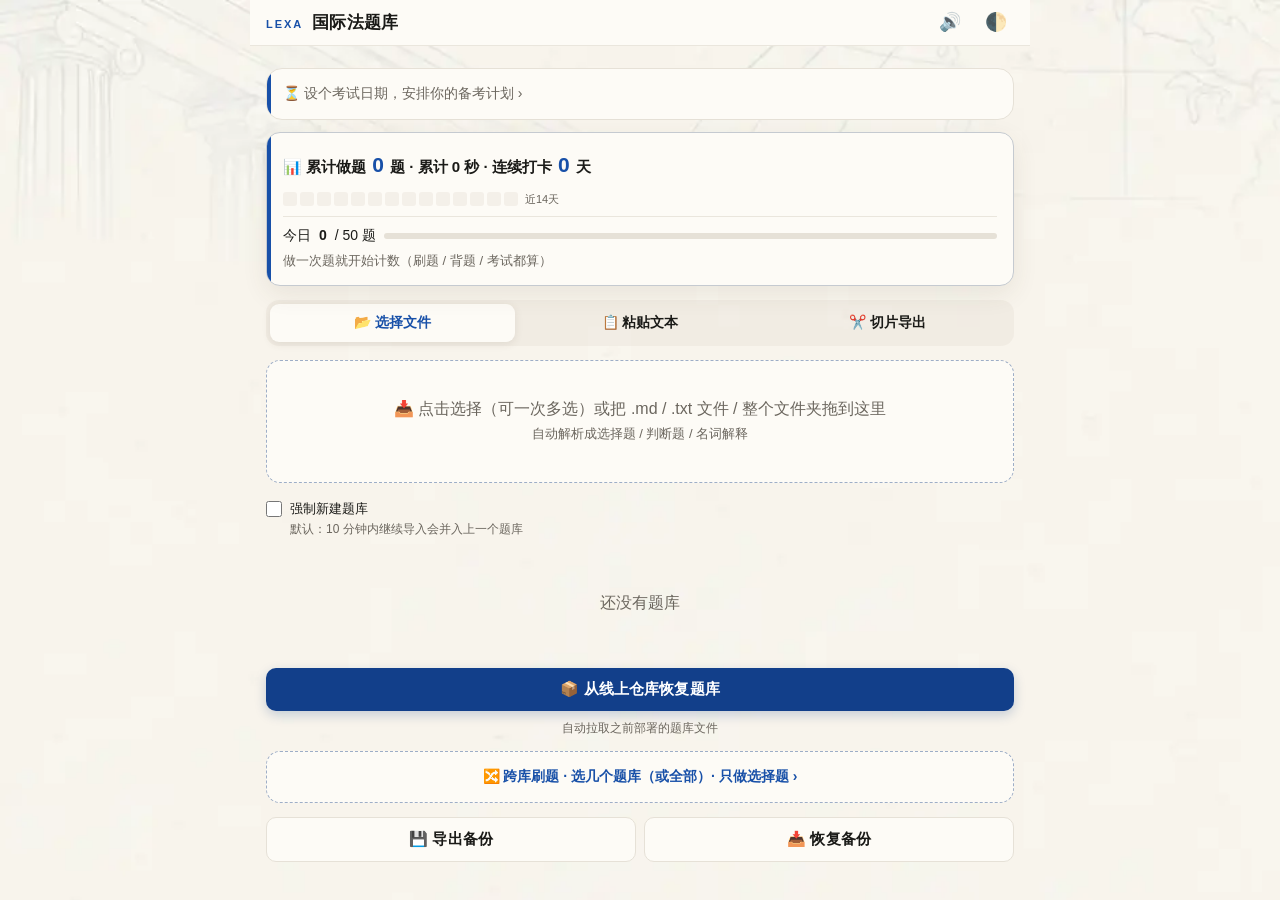
<file: index.html>
<!DOCTYPE html>
<html lang="zh-CN">
<head>
  <meta charset="UTF-8" />
  <meta name="viewport" content="width=device-width, initial-scale=1, viewport-fit=cover, maximum-scale=1, user-scalable=no" />
  <!-- 与 .appbar 底色一致，装成 PWA 后顶部不留色差；切深色时由 app.js 同步 -->
  <meta name="theme-color" content="#fdfbf6" />
  <title>LEXA · 国际法题库</title>
  <link rel="manifest" href="manifest.webmanifest" />
  <link rel="icon" href="icon.svg" type="image/svg+xml" />
  <link rel="apple-touch-icon" href="icon.svg" />
  <link rel="stylesheet" href="styles.css" />
</head>
<body>
  <!-- 全局错误横幅：任何未捕获异常都会在这里显示，避免白屏无提示 -->
  <div class="crashbar hidden" id="crashbar"></div>

  <!-- 顶部栏 -->
  <div class="appbar">
    <button class="back hidden" id="backBtn">‹ 返回</button>
    <h1><span class="brand-mark">LEXA</span><span class="brand-title" id="title">国际法题库</span></h1>
    <span class="spacer"></span>
    <button class="iconbtn" id="sfxBtn" title="音效开关">🔊</button>
    <button class="iconbtn" id="themeBtn" title="切换深色">🌓</button>
  </div>

  <!-- 首页：题库列表 + 导入 -->
  <div class="view" id="view-home">
    <!-- v37.3：首页恢复条——退出后重开 App 第一眼就能看到 -->
    <div id="homeResumeBar" class="resume-bar hidden" style="margin-bottom:12px">
      <div class="rb-info">▶️ 继续上次 <b id="homeResumeDesc"></b></div>
      <div class="rb-btns">
        <button class="btn small" id="homeResumeGo">继续 ›</button>
        <button class="btn ghost small" id="homeResumeDrop">放弃</button>
      </div>
    </div>
    <!-- v27：考试倒计时 + 目标计划卡（考试日期/目标未设置时显示引导行），由 renderExamCard 填充 -->
    <div id="examCard" class="exam-card hidden"></div>
    <!-- F2：全站累计统计卡（题数/时长/连续打卡），由 renderHomeStats 填充 -->
    <div id="homeStats" class="home-stats hidden"></div>
    <!-- v40：学习报告 -->
    <div id="studyReport" class="study-report hidden"></div>
    <div class="seg" id="importSeg" style="margin-bottom:14px">
      <button data-v="file" class="on">📂 选择文件</button>
      <button data-v="paste">📋 粘贴文本</button>
      <button data-v="slice">✂️ 切片导出</button>
    </div>
    <div class="drop" id="dropZone">
      📥 点击选择（可一次多选）或把 .md / .txt 文件 / 整个文件夹拖到这里<br />
      <span class="muted" style="font-size:13px">自动解析成选择题 / 判断题 / 名词解释</span>
    </div>
    <input type="file" id="fileInput" accept=".md,.markdown,.txt,.text" multiple class="hidden" />
    <div id="sliceArea" class="hidden">
      <div class="drop" id="sliceDrop">
        ✂️ 点击选择多个原始 .md / .txt（可拖入文件或文件夹）<br />
        <span class="muted" style="font-size:13px">原文逐字切片（≤6000 字/片、题块边界切）→ 下载后送 AI 按《题库导入排版规范》修正 → 再导入</span>
      </div>
      <input type="file" id="sliceInput" accept=".md,.markdown,.txt,.text" multiple class="hidden" />
    </div>
    <div id="pasteArea" class="hidden">
      <div class="field">
        <label>题库名称（留空则自动识别文件名/标题）</label>
        <input type="text" id="pasteName" placeholder="例如：2026 法规考点速记" />
      </div>
      <div class="field">
        <label>把 OCR 软件（图片转 markdown）导出的 .md / 笔记文本粘贴到这里</label>
        <textarea id="pasteText" rows="9" placeholder="支持规范格式与自由笔记，参见 README…"></textarea>
      </div>
      <div class="muted" style="font-size:13px;margin:-6px 0 12px">
        💡 工作流：PC 用「图片转 markdown」OCR → 导出 .md → 传到手机 → 在这里粘贴 → 自动转题库
      </div>
      <button class="btn" id="pasteImport">解析并导入题库 ›</button>
    </div>
    <label class="import-opt" id="forceNewWrap">
      <input type="checkbox" id="forceNewBank" />
      <span>强制新建题库<span class="muted">默认：10 分钟内继续导入会并入上一个题库</span></span>
    </label>
    <div id="bankList"></div>
    <!-- v31：跨库刷题入口（多题库混合 / 只做选择题） -->
    <div class="mix-entry" id="mixEntry">🔀 跨库刷题 · 选几个题库（或全部）· 只做选择题 ›</div>
    <div class="home-tools">
      <button class="btn secondary" id="backupBtn">💾 导出备份</button>
      <button class="btn secondary" id="restoreBtn">📥 恢复备份</button>
      <input type="file" id="restoreInput" accept=".json,application/json" class="hidden" />
    </div>
  </div>

  <!-- 题库详情：三模式 + 目录 -->
  <div class="view hidden" id="view-bank">
    <div id="bankSwitch" class="bank-switch"></div>
    <div id="bankStats" class="bank-summary"></div>
    <!-- F2：本题库近 14 天每日做题量，由 renderBankChart 填充 -->
    <div id="bankChart" class="bank-chart hidden"></div>

    <!-- v23：断点续刷——上次没做完的背题/刷题会话，进题库即可一键接着来 -->
    <div id="resumeBar" class="resume-bar hidden">
      <div class="rb-info">▶️ 继续上次 <b id="resumeDesc"></b></div>
      <div class="rb-btns">
        <button class="btn small" id="resumeGo">继续 ›</button>
        <button class="btn ghost small" id="resumeDrop">放弃</button>
      </div>
    </div>

    <!-- F1：错题本入口（跨会话，数据来自 progress 的累计答错次数） -->
    <button class="wb-entry" id="wrongEntry" type="button">
      <span>🔥 错题本</span>
      <span class="wb-entry-right"><b id="wrongEntryCount">0</b><span class="muted" id="wrongEntryHint"></span></span>
    </button>

    <!-- F18：弱项专项包（弱章 60% + 错题 40% 组卷，一键进刷题；hint 由 refreshWeakEntry 填充） -->
    <button class="wb-entry wp-entry" id="weakEntry" type="button">
      <span>🎯 弱项专项包</span>
      <span class="wb-entry-right"><b id="weakEntryAcc"></b><span class="muted" id="weakEntryHint">算一算…</span></span>
    </button>

    <!-- v40：考前冲刺——一键合并错题+到期+抽查 -->
    <div class="sprint-card" id="sprintBtn">
      <span style="font-size:24px">🏃</span>
      <div style="flex:1">
        <b style="font-size:14px">考前冲刺</b>
        <div class="muted" style="font-size:12px" id="sprintHint">错题+到期+抽查 合并刷</div>
      </div>
      <span style="color:var(--primary);font-size:18px">›</span>
    </div>

    <div class="mode-grid">
      <div class="mode-card" data-mode="memorize">
        <h3>🃏 背题模式</h3>
        <p>卡片正反面翻转，按记忆曲线安排复习（忘记 / 模糊 / 记住），适合记忆巩固。<span class="due-hint" id="memDueHint"></span></p>
      </div>
      <div class="mode-card" data-mode="practice">
        <h3>✍️ 刷题模式</h3>
        <p>逐题作答立即反馈 + 解析，自动收错题，选项乱序，适合练手感。</p>
      </div>
      <div class="mode-card" data-mode="exam">
        <h3>⏱️ 考试模式</h3>
        <p>限时组卷、交卷出分、按章节正确率分析（仅选择题/判断题计分）。</p>
      </div>
    </div>

    <!-- 练习范围选择（点模式卡片后展开） -->
    <div id="rangeBar" class="range-bar hidden">
      <div class="range-head"><b id="rangeMode"></b>练习范围 <span class="muted" id="rangeHint"></span></div>
      <div class="seg" id="rangeSeg">
        <button data-v="all" class="on">全部题目</button>
        <button data-v="chapter">按章节选</button>
      </div>
      <!-- v30：做题顺序（仅刷题）/ 背书方案（仅背题） -->
      <div class="seg hidden" id="orderSeg">
        <button data-v="rand" class="on">🎲 随机顺序</button>
        <button data-v="seq">📖 按原顺序</button>
      </div>
      <div class="seg hidden" id="planSeg">
        <button data-v="due" class="on">⏰ 到期复习（今日该背）</button>
        <button data-v="all">📚 全书过卡（系统方案）</button>
      </div>
      <!-- v37：背题题型筛选（多选专项等） -->
      <div class="seg hidden" id="memTypeSeg">
        <button data-v="all" class="on">全部题型</button><button data-v="choice">选择题</button>
        <button data-v="multiple">多选专项</button><button data-v="judge">判断题</button>
        <button data-v="essay">主观题</button>
      </div>
      <div id="chapterPicker" class="chapter-picker hidden"></div>
      <button class="btn" id="rangeStart">开始 ›</button>
      <button class="btn ghost" id="rangeCancel">取消</button>
    </div>

    <!-- 目录树 -->
    <div class="section-head">
      <span>目录</span>
      <span class="muted" id="outlineHint"></span>
      <button class="btn ghost small" id="outlineFold">全部折叠</button>
    </div>
    <div id="outlineTree" class="outline"></div>

    <!-- 题目列表 + 搜索 -->
    <div class="section-head">
      <span>题目</span>
      <span class="muted" id="qlistHint"></span>
    </div>
    <input type="search" id="qSearch" class="search" placeholder="搜索题干 / 选项 / 答案 / 解析…" />
    <div id="questionList" class="qlist"></div>

    <div style="margin-top:18px" id="bankTools"></div>
  </div>

  <!-- 学习容器（背题/刷题/考试 共用） -->
  <div class="view hidden" id="view-study"></div>

  <!-- F1：错题本（内容全由 app.js 渲染） -->
  <div class="view hidden" id="view-wrong"></div>

  <!-- v20：恢复备份方式选择（合并 / 覆盖 / 取消） -->
  <div class="modal-mask hidden" id="restoreModal">
    <div class="modal-card">
      <h3>📥 恢复备份</h3>
      <p class="muted" id="rmSummary" style="font-size:14px;margin:4px 0 14px"></p>
      <button class="btn" id="rmMerge">🤝 合并恢复（推荐）</button>
      <div class="muted" style="font-size:12px;margin:4px 0 12px">保留本机数据；学习进度按较新者合并，同一题库自动去重</div>
      <button class="btn secondary" id="rmOverwrite">♻️ 覆盖恢复</button>
      <div class="muted" style="font-size:12px;margin:4px 0 12px">清空本机全部题库与进度，完全换成备份内容（不可撤销）</div>
      <button class="btn ghost" id="rmCancel">取消</button>
    </div>
  </div>

  <!-- v23：声音与震动设置（音效包换包即试听） -->
  <div class="modal-mask hidden" id="sfxModal">
    <div class="modal-card">
      <h3>🔔 声音与震动</h3>
      <div class="field"><label>音效</label>
        <div class="seg" id="sfxOnSeg">
          <button data-v="1">开</button><button data-v="0">关</button>
        </div>
      </div>
      <!-- v29：音量三档——手机外放听合成音偏轻，响度交给用户 -->
      <div class="field"><label>音量</label>
        <div class="seg" id="volSeg">
          <button data-v="0.6">轻</button><button data-v="1">标准</button><button data-v="1.6">响</button>
        </div>
      </div>
      <div class="field"><label>音效包（切换即试听）</label>
        <div class="seg" id="packSeg">
          <button data-v="crisp">清脆</button><button data-v="soft">柔和</button><button data-v="wood">木质</button><button data-v="retro">怀旧</button>
        </div>
      </div>
      <div class="field hidden" id="vibeField"><label>震动（做完一题 / 答错时轻震）</label>
        <div class="seg" id="vibeSeg">
          <button data-v="1">开</button><button data-v="0">关</button>
        </div>
      </div>
      <!-- v28：背景音乐（内置合成曲 + 本地音乐导入，曲目可扩展） -->
      <div class="field"><label>背景音乐（做题时轻声循环）</label>
        <div class="seg" id="bgmOnSeg">
          <button data-v="1">开</button><button data-v="0">关</button>
        </div>
        <select id="bgmTrack"></select>
        <div class="eq-row" style="margin-top:8px">
          <button class="btn secondary" id="bgmAdd">＋ 添加本地音乐</button>
          <button class="btn secondary hidden" id="bgmDel">删</button>
        </div>
        <input type="file" id="bgmFile" accept="audio/*" class="hidden">
        <div class="muted" style="font-size:12px;margin-top:4px">支持 mp3 / m4a / ogg / wav，存在本机不联网</div>
      </div>
      <div class="field"><label>AI 判题（可选）</label>
        <input type="password" id="aiKeyInput" placeholder="智谱 API Key，留空可停用" autocomplete="off">
        <input type="text" id="aiModelInput" placeholder="模型名称，如 glm-4.7-flash" autocomplete="off" style="margin-top:6px">
        <label for="aiProxyInput" style="display:block;margin-top:10px">自有代理（直连失败时可选）</label>
        <input type="url" id="aiProxyInput" placeholder="https://你的代理.workers.dev/" autocomplete="off" spellcheck="false">
        <label style="display:flex;gap:8px;align-items:flex-start;margin-top:8px;font-size:12px"><input type="checkbox" id="aiProxyConsent" style="width:auto;margin-top:2px">此地址由我管理或信任，同意将 API Key 和当前题目发送到该地址。</label>
        <div class="btn-row" style="margin-top:8px">
          <button class="btn secondary" id="aiSaveBtn">保存配置</button>
          <button class="btn secondary" id="aiTestBtn">测试连接</button>
        </div>
        <div id="aiStatus" class="muted" role="status">AI 尚未初始化</div>
        <div class="muted" style="font-size:12px;margin-top:6px">仅发送当前题目、参考答案和作答，不发送整库。代理留空时直连智谱官方接口；填写后只使用该代理，不会自动切换。Key 在本站本机保存，费用以你的账号为准。</div>
      </div>
      <div class="field"><label>语音输入（可选，主观题口述作答用）</label>
        <div class="seg" id="asrProviderSeg">
          <button data-v="siliconflow">硅基流动 · 免费</button>
          <button data-v="zhipu">智谱 · 0.06元/分</button>
        </div>
        <input type="password" id="asrKeyInput" placeholder="硅基流动 API Key（选智谱时留空即可）" autocomplete="off" style="margin-top:8px">
        <div class="btn-row" style="margin-top:8px">
          <button class="btn secondary" id="asrSaveBtn">保存语音配置</button>
        </div>
        <div id="asrStatus" class="muted" role="status">语音尚未初始化</div>
        <div class="muted" style="font-size:12px;margin-top:6px">
          硅基流动的 SenseVoiceSmall <b>免费不限量</b>，需在 siliconflow.cn 注册并完成实名认证后创建 Key；
          选智谱则复用上面的 AI Key，按 0.06 元/分钟计费。只在你按麦克风时录音上传，不后台录音。
        </div>
      </div>
      <div class="field"><label>公开题库恢复</label>
        <button class="btn secondary" id="recoverBanks">检查并补齐公开题目</button>
        <div class="muted" style="font-size:12px;margin-top:6px">只补缺题，保留已有题目和个人记录。自动备份属于本站本地存储，请定期导出备份。</div>
        <div id="recoveryReport" class="hidden recovery-report" role="status"></div>
      </div>
      <!-- v39：选项乱序开关（用户要求可切换：乱序/原序） -->
      <div class="field"><label>选项乱序（内容在 ABCD 位置间打乱）</label>
        <div class="seg" id="optShuffleSeg">
          <button data-v="1">🔀 乱序</button><button data-v="0">📖 原序</button>
        </div>
      </div>
      <!-- v34.3：导出题库清洗规则（给外部 AI 的导入规范） -->
      <button class="btn secondary" id="exportRulesBtn">📤 导出清洗规则（AI 导入规范）</button>
      <button class="btn ghost" id="sfxModalClose">关闭</button>
    </div>
  </div>

  <!-- v25：题目编辑弹层（内容由 app.js 按题型生成） -->
  <div class="modal-mask hidden" id="editModal">
    <div class="modal-card">
      <h3>✏️ 编辑题目</h3>
      <div id="editBody"></div>
      <button class="btn" id="editSave">保存</button>
      <button class="btn ghost" id="editCancel">取消</button>
    </div>
  </div>

  <!-- v24：每日目标设置 -->
  <div class="modal-mask hidden" id="goalModal">
    <div class="modal-card">
      <h3>🎯 每日目标</h3>
      <div class="seg" id="goalSeg" style="margin:12px 0">
        <button data-v="20">20 题</button><button data-v="50">50 题</button>
        <button data-v="100">100 题</button><button data-v="150">150 题</button>
      </div>
      <!-- v32 A1：背题每日限额（Anki 式保护——防积压雪崩，不累积到明天） -->
      <div class="field"><label>每日新卡上限</label>
        <div class="seg" id="limNewSeg">
          <button data-v="10">10</button><button data-v="20">20</button>
          <button data-v="30">30</button><button data-v="50">50</button><button data-v="0">不限</button>
        </div>
      </div>
      <div class="field"><label>每日复习上限</label>
        <div class="seg" id="limRevSeg">
          <button data-v="50">50</button><button data-v="100">100</button>
          <button data-v="200">200</button><button data-v="0">不限</button>
        </div>
      </div>
      <button class="btn ghost" id="goalModalClose">关闭</button>
    </div>
  </div>

  <!-- v27：考试计划（考试日期 + 多目标 + 一键三阶段生成），内容由 app.js 渲染 -->
  <div class="modal-mask hidden" id="planModal">
    <div class="modal-card plan-card">
      <h3>⏳ 考试计划</h3>
      <div class="field"><label>考试名称</label>
        <input type="text" id="examName" placeholder="如：00247 国际法" maxlength="40">
      </div>
      <div class="field"><label>考试日期</label>
        <input type="date" id="examDate">
      </div>
      <button class="btn secondary" id="examSave" style="width:100%">保存考试信息</button>
      <div class="plan-list" id="goalList"></div>
      <div class="field"><label>添加目标</label>
        <input type="text" id="goalTitle" placeholder="目标，如：名词解释全部背完" maxlength="60">
        <div class="plan-row">
          <input type="date" id="goalDeadline">
          <select id="goalMetric">
            <option value="new">累计做题数</option>
            <option value="wrong">错题清零</option>
            <option value="mock">整卷模拟次数</option>
            <option value="manual">手动勾选</option>
          </select>
        </div>
        <input type="number" id="goalTarget" placeholder="数量（错题清零/手动可留空）" min="1" inputmode="numeric">
        <button class="btn secondary" id="goalAdd" style="width:100%;margin-top:8px">＋ 添加目标</button>
      </div>
      <button class="btn" id="planGen" style="width:100%">✨ 生成建议计划（三阶段）</button>
      <button class="btn ghost" id="planModalClose">关闭</button>
    </div>
  </div>

  <!-- v31：跨库刷题弹层（题库多选 + 题型筛选 + 顺序） -->
  <div class="modal-mask hidden" id="mixModal">
    <div class="modal-card">
      <h3>🔀 跨库刷题</h3>
      <div class="field"><label>选择题库（可多选）</label>
        <div id="mixBanks" class="chapter-picker" style="max-height:200px;margin-top:4px"></div>
        <button class="btn secondary" id="mixAll" style="width:100%;margin-top:8px">全选 / 全不选</button>
      </div>
      <div class="field"><label>题型</label>
        <div class="seg" id="mixTypeSeg">
          <button data-v="all" class="on">全部题型</button><button data-v="choice">✅ 选择题</button>
          <button data-v="judge">判断题</button><button data-v="essay">主观题</button>
        </div>
      </div>
      <div class="field"><label>顺序</label>
        <div class="seg" id="mixOrderSeg">
          <button data-v="rand" class="on">🎲 随机</button><button data-v="seq">📖 按原顺序</button>
        </div>
      </div>
      <div class="muted" id="mixHint" style="font-size:13px;margin-top:8px"></div>
      <button class="btn" id="mixStart" style="width:100%;margin-top:10px">开始刷题 ›</button>
      <button class="btn secondary" id="mixSave" style="width:100%;margin-top:8px">💾 保存为新题库（下次不用重选）</button>
      <button class="btn ghost" id="mixModalClose">关闭</button>
    </div>
  </div>

  <!-- v24：PWA 更新提示条（新版装好后出现，点刷新即用上） -->
  <div class="update-bar hidden" id="updateBar">
    <span>🎉 新版本已就绪</span>
    <button id="updateReload">刷新</button>
    <button id="updateClose" title="关闭">✕</button>
  </div>

  <div class="toast" id="toast"></div>

  <script src="db.js"></script>
  <script src="parser.js"></script>
  <script src="slicer.js"></script>
  <script src="scheduler.js"></script>
  <script src="scoring.js"></script>
  <script src="sfx.js"></script>
  <script src="bgm.js"></script>
  <script src="ai.js"></script>
  <script src="asr.js"></script>
  <script src="app.js"></script>
  <script>
    if ('serviceWorker' in navigator) {
      window.addEventListener('load', () => navigator.serviceWorker.register('sw.js').catch(() => {}));
    }
  </script>
</body>
</html>
</file>
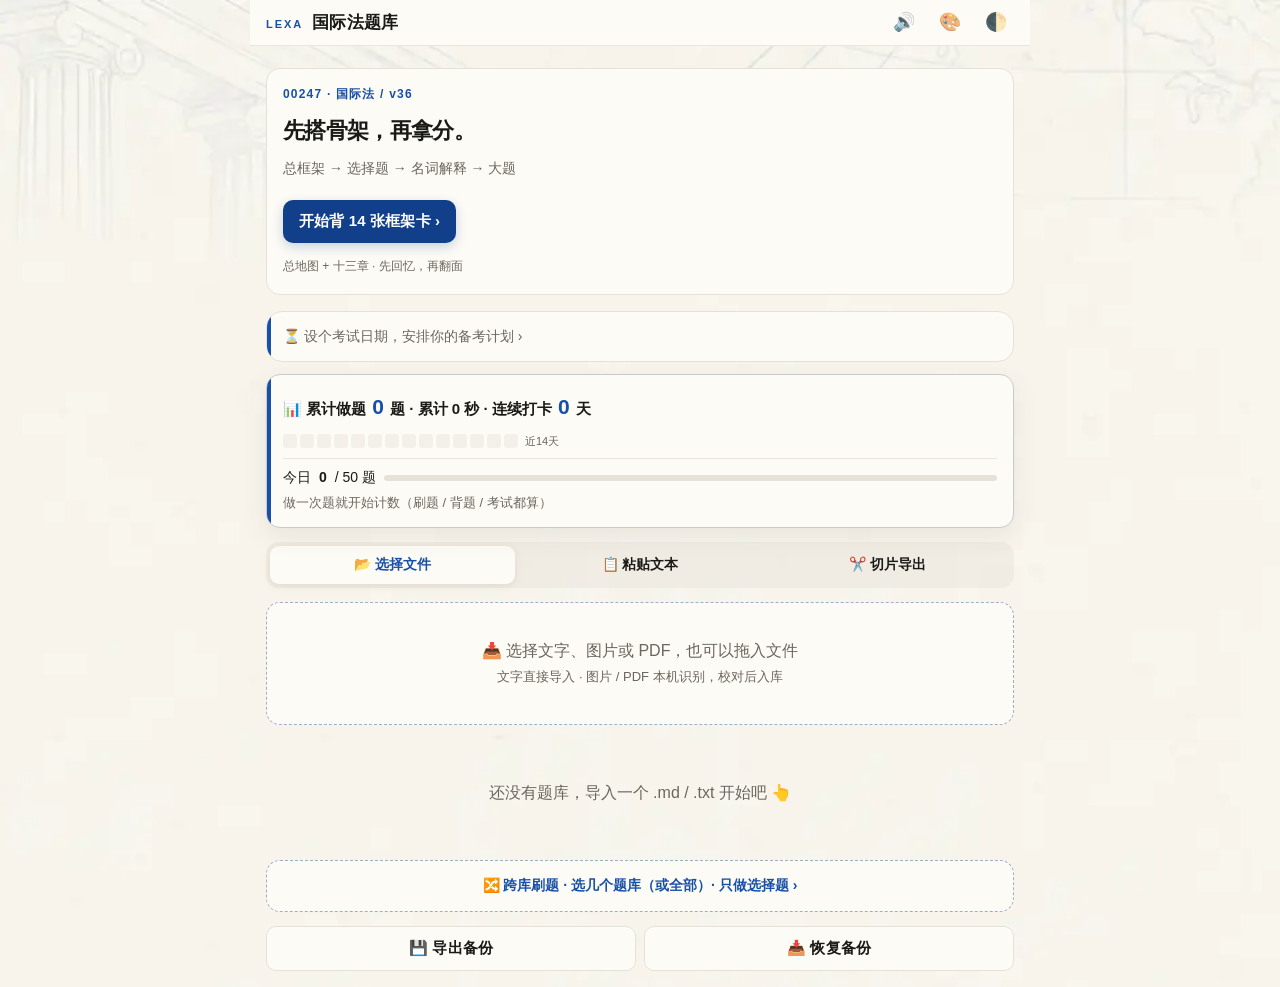
<file: 第1批/index.html>
<!DOCTYPE html>
<html lang="zh-CN">
<head>
  <meta charset="UTF-8" />
  <meta name="viewport" content="width=device-width, initial-scale=1, viewport-fit=cover, maximum-scale=1, user-scalable=no" />
  <!-- 与 .appbar 底色一致，装成 PWA 后顶部不留色差；切深色时由 app.js 同步 -->
  <meta name="theme-color" content="#fdfbf6" />
  <title>LEXA · 国际法题库</title>
  <script>
    try {
      document.documentElement.dataset.skin = localStorage.getItem('skin') === 'atlas' ? 'atlas' : 'classic';
      if (localStorage.getItem('theme') === 'dark') document.documentElement.dataset.theme = 'dark';
    } catch (_) {}
  </script>
  <link rel="manifest" href="manifest.webmanifest" />
  <link rel="icon" href="icon.svg" type="image/svg+xml" />
  <link rel="apple-touch-icon" href="icon.svg" />
  <link rel="stylesheet" href="styles.css" />
</head>
<body>
  <!-- 全局错误横幅：任何未捕获异常都会在这里显示，避免白屏无提示 -->
  <div class="crashbar hidden" id="crashbar"></div>

  <!-- 顶部栏 -->
  <div class="appbar">
    <button class="back hidden" id="backBtn">‹ 返回</button>
    <h1><span class="brand-mark">LEXA</span><span class="brand-title" id="title">国际法题库</span></h1>
    <span class="spacer"></span>
    <button class="iconbtn" id="sfxBtn" title="音效开关">🔊</button>
    <button class="iconbtn" id="skinBtn" title="切换皮肤">🎨</button>
    <button class="iconbtn" id="themeBtn" title="切换深色">🌓</button>
  </div>

  <!-- 首页：题库列表 + 导入 -->
  <div class="view" id="view-home">
    <section class="study-hero">
      <span class="study-kicker">00247 · 国际法 / v36</span>
      <h2>先搭骨架，再拿分。</h2>
      <p>总框架 → 选择题 → 名词解释 → 大题</p>
      <button class="btn" id="lawCardsBtn" type="button">开始背 14 张框架卡 ›</button>
      <span class="muted">总地图 + 十三章 · 先回忆，再翻面</span>
    </section>
    <!-- v27：考试倒计时 + 目标计划卡（考试日期/目标未设置时显示引导行），由 renderExamCard 填充 -->
    <div id="examCard" class="exam-card hidden"></div>
    <!-- F2：全站累计统计卡（题数/时长/连续打卡），由 renderHomeStats 填充 -->
    <div id="homeStats" class="home-stats hidden"></div>
    <div class="seg" id="importSeg" style="margin-bottom:14px">
      <button data-v="file" class="on">📂 选择文件</button>
      <button data-v="paste">📋 粘贴文本</button>
      <button data-v="slice">✂️ 切片导出</button>
    </div>
    <div class="drop" id="dropZone">
      📥 选择文字、图片或 PDF，也可以拖入文件<br />
      <span class="muted" style="font-size:13px">文字直接导入 · 图片 / PDF 本机识别，校对后入库</span>
      <input type="file" id="fileInput" accept=".md,.markdown,.txt,.text,.pdf,.png,.jpg,.jpeg,.webp" multiple class="file-picker" aria-label="选择文字、图片或 PDF 文件" />
    </div>
    <div id="sliceArea" class="hidden">
      <div class="drop" id="sliceDrop">
        ✂️ 点击选择多个原始 .md / .txt（可拖入文件或文件夹）<br />
        <span class="muted" style="font-size:13px">原文逐字切片（≤6000 字/片、题块边界切）→ 下载后送 AI 按《题库导入排版规范》修正 → 再导入</span>
      </div>
      <input type="file" id="sliceInput" accept=".md,.markdown,.txt,.text" multiple class="hidden" />
    </div>
    <div id="pasteArea" class="hidden">
      <div class="field">
        <label>题库名称（留空则自动识别文件名/标题）</label>
        <input type="text" id="pasteName" placeholder="例如：2026 法规考点速记" />
      </div>
      <div class="field">
        <label>把 OCR 软件（图片转 markdown）导出的 .md / 笔记文本粘贴到这里</label>
        <textarea id="pasteText" rows="9" placeholder="支持规范格式与自由笔记，参见 README…"></textarea>
      </div>
      <div class="muted" style="font-size:13px;margin:-6px 0 12px">
        💡 工作流：PC 用「图片转 markdown」OCR → 导出 .md → 传到手机 → 在这里粘贴 → 自动转题库
      </div>
      <button class="btn" id="pasteImport">解析并导入题库 ›</button>
    </div>
    <div id="bankList"></div>
    <!-- v31：跨库刷题入口（多题库混合 / 只做选择题） -->
    <div class="mix-entry" id="mixEntry">🔀 跨库刷题 · 选几个题库（或全部）· 只做选择题 ›</div>
    <div class="home-tools">
      <button class="btn secondary" id="backupBtn">💾 导出备份</button>
      <button class="btn secondary" id="restoreBtn">📥 恢复备份</button>
      <input type="file" id="restoreInput" accept=".json,application/json" class="hidden" />
    </div>
  </div>

  <!-- 题库详情：三模式 + 目录 -->
  <div class="view hidden" id="view-bank">
    <div id="bankSwitch" class="bank-switch"></div>
    <div id="bankStats" class="bank-summary"></div>
    <!-- F2：本题库近 14 天每日做题量，由 renderBankChart 填充 -->
    <div id="bankChart" class="bank-chart hidden"></div>

    <!-- v23：断点续刷——上次没做完的背题/刷题会话，进题库即可一键接着来 -->
    <div id="resumeBar" class="resume-bar hidden">
      <div class="rb-info">▶️ 继续上次 <b id="resumeDesc"></b></div>
      <div class="rb-btns">
        <button class="btn small" id="resumeGo">继续 ›</button>
        <button class="btn ghost small" id="resumeDrop">放弃</button>
      </div>
    </div>

    <!-- F1：错题本入口（跨会话，数据来自 progress 的累计答错次数） -->
    <button class="wb-entry" id="wrongEntry" type="button">
      <span>🔥 错题本</span>
      <span class="wb-entry-right"><b id="wrongEntryCount">0</b><span class="muted" id="wrongEntryHint"></span></span>
    </button>

    <!-- F18：弱项专项包（弱章 60% + 错题 40% 组卷，一键进刷题；hint 由 refreshWeakEntry 填充） -->
    <button class="wb-entry wp-entry" id="weakEntry" type="button">
      <span>🎯 弱项专项包</span>
      <span class="wb-entry-right"><b id="weakEntryAcc"></b><span class="muted" id="weakEntryHint">算一算…</span></span>
    </button>

    <div class="mode-grid">
      <div class="mode-card" data-mode="memorize">
        <h3>🃏 背题模式</h3>
        <p>卡片正反面翻转，按记忆曲线安排复习（忘记 / 模糊 / 记住），适合记忆巩固。<span class="due-hint" id="memDueHint"></span></p>
      </div>
      <div class="mode-card" data-mode="practice">
        <h3>✍️ 刷题模式</h3>
        <p>逐题作答立即反馈 + 解析，自动收错题，选项乱序，适合练手感。</p>
      </div>
      <div class="mode-card" data-mode="exam">
        <h3>⏱️ 考试模式</h3>
        <p>限时组卷、交卷出分、按章节正确率分析（仅选择题/判断题计分）。</p>
      </div>
    </div>

    <!-- 练习范围选择（点模式卡片后展开） -->
    <div id="rangeBar" class="range-bar hidden">
      <div class="range-head"><b id="rangeMode"></b>练习范围 <span class="muted" id="rangeHint"></span></div>
      <div class="seg" id="rangeSeg">
        <button data-v="all" class="on">全部题目</button>
        <button data-v="chapter">按章节选</button>
      </div>
      <!-- v30：做题顺序（仅刷题）/ 背书方案（仅背题） -->
      <div class="seg hidden" id="orderSeg">
        <button data-v="rand" class="on">🎲 随机顺序</button>
        <button data-v="seq">📖 按原顺序</button>
      </div>
      <div class="seg hidden" id="planSeg">
        <button data-v="due" class="on">⏰ 到期复习（今日该背）</button>
        <button data-v="all">📚 全书过卡（系统方案）</button>
      </div>
      <div id="chapterPicker" class="chapter-picker hidden"></div>
      <button class="btn" id="rangeStart">开始 ›</button>
      <button class="btn ghost" id="rangeCancel">取消</button>
    </div>

    <!-- 目录树 -->
    <div class="section-head">
      <span>目录</span>
      <span class="muted" id="outlineHint"></span>
      <button class="btn ghost small" id="outlineFold">全部折叠</button>
    </div>
    <div id="outlineTree" class="outline"></div>

    <!-- 题目列表 + 搜索 -->
    <div class="section-head">
      <span>题目</span>
      <span class="muted" id="qlistHint"></span>
    </div>
    <input type="search" id="qSearch" class="search" placeholder="搜索题干 / 选项 / 答案 / 解析…" />
    <div id="questionList" class="qlist"></div>

    <div style="margin-top:18px" id="bankTools"></div>
  </div>

  <!-- 学习容器（背题/刷题/考试 共用） -->
  <div class="view hidden" id="view-study"></div>

  <!-- F1：错题本（内容全由 app.js 渲染） -->
  <div class="view hidden" id="view-wrong"></div>

  <!-- v20：恢复备份方式选择（合并 / 覆盖 / 取消） -->
  <div class="modal-mask hidden" id="restoreModal">
    <div class="modal-card">
      <h3>📥 恢复备份</h3>
      <p class="muted" id="rmSummary" style="font-size:14px;margin:4px 0 14px"></p>
      <button class="btn" id="rmMerge">🤝 合并恢复（推荐）</button>
      <div class="muted" style="font-size:12px;margin:4px 0 12px">保留本机数据；学习进度按较新者合并，同一题库自动去重</div>
      <button class="btn secondary" id="rmOverwrite">♻️ 覆盖恢复</button>
      <div class="muted" style="font-size:12px;margin:4px 0 12px">清空本机全部题库与进度，完全换成备份内容（不可撤销）</div>
      <button class="btn ghost" id="rmCancel">取消</button>
    </div>
  </div>

  <div class="modal-mask hidden" id="skinModal" role="dialog" aria-modal="true" aria-labelledby="skinTitle">
    <div class="modal-card">
      <h3 id="skinTitle">🎨 选择皮肤</h3>
      <div class="muted">只改变外观，不影响题库和学习记录。浅色／深色仍用顶部 🌓 切换。</div>
      <div class="skin-options" id="skinOptions">
        <button class="skin-choice" data-v="classic" aria-pressed="false">经典原版<span>保留原来的界面</span></button>
        <button class="skin-choice" data-v="atlas" aria-pressed="false">环球纸境<span>地球插画 · 圆润卡片</span></button>
      </div>
      <button class="btn ghost" id="skinClose">完成</button>
    </div>
  </div>
  <!-- v23：声音与震动设置（音效包换包即试听） -->
  <div class="modal-mask hidden" id="sfxModal">
    <div class="modal-card">
      <h3>🔔 声音与震动</h3>
      <div class="field"><label>音效</label>
        <div class="seg" id="sfxOnSeg">
          <button data-v="1">开</button><button data-v="0">关</button>
        </div>
      </div>
      <!-- v29：音量三档——手机外放听合成音偏轻，响度交给用户 -->
      <div class="field"><label>音效音量</label>
        <div class="seg" id="volSeg">
          <button data-v="0.6">轻</button><button data-v="1">标准</button><button data-v="1.6">响</button>
        </div>
      </div>
      <div class="field"><label>音效包（切换即试听）</label>
        <div class="seg" id="packSeg">
          <button data-v="crisp">清脆</button><button data-v="soft">柔和</button><button data-v="wood">木质</button><button data-v="retro">怀旧</button><button data-v="study">静心</button>
        </div>
      </div>
      <div class="sound-preview" id="soundPreview">
        <button class="btn secondary" data-sound="flip">翻卡试听</button><button class="btn secondary" data-sound="right">答对试听</button><button class="btn secondary" data-sound="wrong">答错试听</button>
      </div>
      <div class="field hidden" id="vibeField"><label>震动（独立于声音开关）</label>
        <div class="seg" id="vibeSeg">
          <button data-v="1">开</button><button data-v="0">关</button>
        </div>
        <div class="seg" id="vibeLevelSeg" style="margin-top:8px">
          <button data-v="light">轻触</button><button data-v="standard">标准</button>
        </div>
        <button class="btn secondary" id="vibePreview" style="margin-top:8px">测试震动</button>
      </div>
      <div class="muted" id="vibeUnsupported" style="font-size:12px;margin-bottom:12px">当前浏览器不支持网页震动。iPhone Safari 通常不可用；音效可正常使用。</div>
      <!-- v28：背景音乐（内置合成曲 + 本地音乐导入，曲目可扩展） -->
      <div class="field"><label>背景音乐（做题时轻声循环）</label>
        <div class="seg" id="bgmOnSeg">
          <button data-v="1">开</button><button data-v="0">关</button>
        </div>
        <select id="bgmTrack"></select>
        <label style="margin-top:10px">背景音乐音量</label>
        <div class="seg" id="bgmVolSeg">
          <button data-v="0.3">轻声</button><button data-v="0.6">适中</button><button data-v="1">标准</button>
        </div>
        <div class="eq-row" style="margin-top:8px">
          <button class="btn secondary" id="bgmAdd">＋ 添加本地音乐</button>
          <button class="btn secondary hidden" id="bgmDel">删</button>
        </div>
        <input type="file" id="bgmFile" accept="audio/*" class="hidden">
        <div class="muted" style="font-size:12px;margin-top:4px">支持 mp3 / m4a / ogg / wav，存在本机不联网。切到后台暂停，返回后点击恢复；部分 iPhone 浏览器的本地音乐音量需用系统音量调节。</div>
      </div>
      <!-- v34.3：导出题库清洗规则（给外部 AI 的导入规范） -->
      <button class="btn secondary" id="exportRulesBtn">📤 导出清洗规则（AI 导入规范）</button>
      <button class="btn ghost" id="sfxModalClose">关闭</button>
    </div>
  </div>

  <!-- v25：题目编辑弹层（内容由 app.js 按题型生成） -->
  <div class="modal-mask hidden" id="editModal">
    <div class="modal-card">
      <h3>✏️ 编辑题目</h3>
      <div id="editBody"></div>
      <button class="btn" id="editSave">保存</button>
      <button class="btn ghost" id="editCancel">取消</button>
    </div>
  </div>

  <!-- v24：每日目标设置 -->
  <div class="modal-mask hidden" id="goalModal">
    <div class="modal-card">
      <h3>🎯 每日目标</h3>
      <div class="seg" id="goalSeg" style="margin:12px 0">
        <button data-v="20">20 题</button><button data-v="50">50 题</button>
        <button data-v="100">100 题</button><button data-v="150">150 题</button>
      </div>
      <!-- v32 A1：背题每日限额（Anki 式保护——防积压雪崩，不累积到明天） -->
      <div class="field"><label>每日新卡上限</label>
        <div class="seg" id="limNewSeg">
          <button data-v="10">10</button><button data-v="20">20</button>
          <button data-v="30">30</button><button data-v="50">50</button><button data-v="0">不限</button>
        </div>
      </div>
      <div class="field"><label>每日复习上限</label>
        <div class="seg" id="limRevSeg">
          <button data-v="50">50</button><button data-v="100">100</button>
          <button data-v="200">200</button><button data-v="0">不限</button>
        </div>
      </div>
      <button class="btn ghost" id="goalModalClose">关闭</button>
    </div>
  </div>

  <!-- v27：考试计划（考试日期 + 多目标 + 一键三阶段生成），内容由 app.js 渲染 -->
  <div class="modal-mask hidden" id="planModal">
    <div class="modal-card plan-card">
      <h3>⏳ 考试计划</h3>
      <div class="field"><label>考试名称</label>
        <input type="text" id="examName" placeholder="如：00247 国际法" maxlength="40">
      </div>
      <div class="field"><label>考试日期</label>
        <input type="date" id="examDate">
      </div>
      <button class="btn secondary" id="examSave" style="width:100%">保存考试信息</button>
      <div class="plan-list" id="goalList"></div>
      <div class="field"><label>添加目标</label>
        <input type="text" id="goalTitle" placeholder="目标，如：名词解释全部背完" maxlength="60">
        <div class="plan-row">
          <input type="date" id="goalDeadline">
          <select id="goalMetric">
            <option value="new">累计做题数</option>
            <option value="wrong">错题清零</option>
            <option value="mock">整卷模拟次数</option>
            <option value="manual">手动勾选</option>
          </select>
        </div>
        <input type="number" id="goalTarget" placeholder="数量（错题清零/手动可留空）" min="1" inputmode="numeric">
        <button class="btn secondary" id="goalAdd" style="width:100%;margin-top:8px">＋ 添加目标</button>
      </div>
      <button class="btn" id="planGen" style="width:100%">✨ 生成建议计划（三阶段）</button>
      <button class="btn ghost" id="planModalClose">关闭</button>
    </div>
  </div>

  <!-- v31：跨库刷题弹层（题库多选 + 题型筛选 + 顺序） -->
  <div class="modal-mask hidden" id="mixModal">
    <div class="modal-card">
      <h3>🔀 跨库刷题</h3>
      <div class="field"><label>选择题库（可多选）</label>
        <div id="mixBanks" class="chapter-picker" style="max-height:200px;margin-top:4px"></div>
        <button class="btn secondary" id="mixAll" style="width:100%;margin-top:8px">全选 / 全不选</button>
      </div>
      <div class="field"><label>题型</label>
        <div class="seg" id="mixTypeSeg">
          <button data-v="all" class="on">全部题型</button><button data-v="choice">✅ 选择题</button>
          <button data-v="judge">判断题</button><button data-v="essay">主观题</button>
        </div>
      </div>
      <div class="field"><label>顺序</label>
        <div class="seg" id="mixOrderSeg">
          <button data-v="rand" class="on">🎲 随机</button><button data-v="seq">📖 按原顺序</button>
        </div>
      </div>
      <div class="muted" id="mixHint" style="font-size:13px;margin-top:8px"></div>
      <button class="btn" id="mixStart" style="width:100%;margin-top:10px">开始刷题 ›</button>
      <button class="btn ghost" id="mixModalClose">关闭</button>
    </div>
  </div>

  <!-- v24：PWA 更新提示条（新版装好后出现，点刷新即用上） -->
  <div class="update-bar hidden" id="updateBar">
    <span>🎉 新版本已就绪</span>
    <button id="updateReload">刷新</button>
    <button id="updateClose" title="关闭">✕</button>
  </div>

  <div class="toast" id="toast"></div>

  <div class="modal-mask hidden" id="docModal" role="dialog" aria-modal="true" aria-labelledby="docTitle">
    <div class="modal-card doc-modal">
      <div class="doc-heading"><h3 id="docTitle">图片 / PDF · 识别与校对</h3><button class="btn ghost small" id="docClose" type="button">取消 / 关闭</button></div>
      <p class="muted">原件不上传服务器。不自动生成答案；无答案的选择题不会入库，请在文字中补充经核实的答案。</p>
      <div class="field"><label for="docName">题库名称</label><input id="docName" type="text" maxlength="100"></div>
      <div class="doc-actions">
        <label>从 <input id="docFrom" type="number" min="1" value="1" aria-label="开始页"> 页</label>
        <label>到 <input id="docTo" type="number" min="1" value="3" aria-label="结束页"> 页</label>
        <label><input id="docForceOcr" type="checkbox"> 强制图片识别（文字乱序时）</label>
        <button class="btn small" id="docExtract" type="button">开始识别</button>
      </div>
      <p id="docStatus" class="doc-status" role="status" aria-live="polite"></p>
      <div class="doc-columns">
        <section><div class="doc-heading"><b>原件</b><div><button class="btn ghost small" id="docPrev" type="button">上一页</button><span id="docPageLabel"></span><button class="btn ghost small" id="docNext" type="button">下一页</button></div></div><div id="docSource" class="doc-source"></div></section>
        <section><label for="docText"><b>校对文字</b> · 可直接修改题号、选项与答案</label><textarea id="docText" rows="18" spellcheck="false" placeholder="1. 题干&#10;A. 选项&#10;B. 选项&#10;答案：A"></textarea><button class="btn secondary" id="docPreview" type="button">预览解析后的题目</button></section>
      </div>
      <p id="docCount" class="muted"></p><div id="docQuestions" class="doc-questions"></div>
      <button class="btn" id="docConfirm" type="button" disabled>确认校对并导入</button>
    </div>
  </div>

  <script src="db.js"></script>
  <script src="parser.js"></script>
  <script src="slicer.js"></script>
  <script src="scheduler.js"></script>
  <script src="scoring.js"></script>
  <script src="sfx.js"></script>
  <script src="bgm.js"></script>
  <script src="law-cards.js"></script>
  <script src="document-import.js"></script>
  <script src="app.js"></script>
  <script>
    if ('serviceWorker' in navigator) {
      window.addEventListener('load', () => navigator.serviceWorker.register('sw.js').catch(() => {}));
    }
  </script>
</body>
</html>
</file>
<file: styles.css>
/* ============================================================
   唯一令牌源（v15.1 色温校正，2026-09-14）
   全部取自 LEXA 设计板 PNG 的像素采样，基调是「暖米纸 + 宝蓝」。
   上一版照着说明文档写成了冷蓝灰 + 暗靛，色温整体反了，观感发闷。
   改配色只改这里，下面不再有第二份令牌。
   ============================================================ */
:root {
  --bg: #f7f4ed;            /* 暖米白 —— 设计板出现率最高色 */
  --surface: #fdfbf6;       /* 暖白卡片，比底色亮一档 */
  --card: #fdfbf6;
  --text: #1a1a17;          /* 中性偏暖深色（设计板文字实测 #101010~#181818） */
  --muted: #6b665e;         /* 暖灰 —— 在 #f7f4ed 上对比度 5.18 */
  --primary: #1850a8;       /* 宝蓝 —— 设计板实测主色 */
  --primary-d: #123f8a;
  --primary-soft: #e7ecf7;
  --on-primary: #ffffff;    /* 实心主色底上的文字色，深色模式必须反相 */
  --ok: #17705d;
  --ok-bg: #e6f0eb;
  --ok-fg: #ffffff;         /* 实心绿底上的文字色，深色模式必须反相 */
  --bad: #a83a33;           /* 砖红 —— 在 --bad-bg 上 5.40（原 #b5473f 只有 4.55，太贴线） */
  --bad-bg: #f8eae6;
  --bad-fg: #ffffff;
  --warn: #8f5b17;          /* 深琥珀 —— 在 --warn-bg 上 5.06（原 #a56b1f 只有 3.94，不达标） */
  --warn-bg: #fbf0dc;
  --line: #e6e1d7;          /* 暖灰分隔线 */
  --line-soft: rgba(230,225,215,.8);
  /* color-mix() 在部分低端安卓 WebView 上无效，这里预先算好实色 */
  --line-primary: #c5cad0;        /* primary 16% + line */
  --line-primary-strong: #9eaec7; /* primary 35% + line */
  --seg-bg: rgba(230,225,215,.42);
  --toast-bg: #1f1c17;            /* 暖黑，替代冷黑 #111827 */
  --grid-line: rgba(140,122,92,.05);
  --bg-img: url("bg-light.webp"); /* v15 LEXA 底图（9KB WebP，已暖化） */
  --radius: 14px;
  --shadow: 0 8px 26px rgba(74, 62, 40, .09);
  --shadow-sm: 0 2px 9px rgba(74, 62, 40, .06);
  /* v14 动画令牌：统一时长/曲线，改一处全站生效 */
  --dur-fast: .16s;
  --dur: .26s;
  --dur-slow: .45s;
  --ease: cubic-bezier(.22,.61,.36,1);
}
[data-theme="dark"] {
  /* 设计板全部是浅色界面，深色版没有设计稿依据，
     只做与浅色一致的暖化微调，主色换成同族亮宝蓝。 */
  --bg: #1a1815;
  --surface: #24211c;
  --card: #24211c;
  --text: #f2efe8;
  --muted: #a39c8f;
  --primary: #7aabec;
  --primary-d: #8fbbf2;
  --primary-soft: #1e2c44;
  /* 亮宝蓝底上必须用深色字：白字对比度只有 1.7:1，上一版就是这个毛病 */
  --on-primary: #0f1a2b;
  --ok: #6fc9a8;
  --ok-bg: #16302a;
  --ok-fg: #0b2419;
  --bad: #e8a196;
  --bad-bg: #3a2520;
  --bad-fg: #2a0f0c;
  --warn: #e6bb72;
  --warn-bg: #38301f;
  --line: #38332b;
  --line-soft: rgba(56,51,43,.8);
  --line-primary: #43464a;
  --line-primary-strong: #4f5d6f;
  --seg-bg: rgba(56,51,43,.42);
  --toast-bg: #f2efe8;
  --grid-line: rgba(226,214,190,.035);
  --bg-img: url("bg-dark.webp");
  --shadow: 0 10px 32px rgba(0,0,0,.34);
  --shadow-sm: 0 2px 10px rgba(0,0,0,.24);
}
* { box-sizing: border-box; -webkit-tap-highlight-color: transparent; }
html, body { margin: 0; padding: 0; }
body {
  font-family: -apple-system, BlinkMacSystemFont, "Segoe UI", "PingFang SC", "Microsoft YaHei", sans-serif;
  background: var(--bg); color: var(--text);
  font-size: 16px; line-height: 1.55;
  max-width: 720px; margin: 0 auto;
  overflow-x: hidden;
}

/* ============ v14 动画系统 ============
   原则：只动 transform / opacity / filter —— 不触发布局与重绘，安卓低端机不掉帧。
   所有动画统一走 --dur-* 与 --ease 令牌，改一处全站生效。
   末尾有 prefers-reduced-motion 降级：系统开了「减少动态效果」就全部关掉。
*/
@keyframes fadeIn {
  from { opacity: 0; transform: translateY(10px); }
  to { opacity: 1; transform: translateY(0); }
}
.fade-in { animation: fadeIn var(--dur) var(--ease) forwards; }

/* 切题：新题从右侧 18px 处滑入（背题 / 刷题 / 考试通用） */
@keyframes slideIn {
  from { opacity: 0; transform: translateX(18px); }
  to { opacity: 1; transform: translateX(0); }
}
.slide-in { animation: slideIn var(--dur) var(--ease) both; }

/* v19：视图切换转场（首页↔题库↔学习页↔错题本）。
   .hidden 是 display:none，元素重新显示时 CSS 动画自动重放 —— 纯 CSS 生效，零 JS 改动；
   同一视图内部反复渲染（切题）不会重触发，只有真正「进入视图」才播。 */
@keyframes viewIn {
  from { opacity: 0; transform: translateY(8px); }
  to { opacity: 1; transform: translateY(0); }
}
.view:not(.hidden) { animation: viewIn .24s var(--ease) both; }

/* v20：恢复方式选择弹层（合并 / 覆盖）。只用现有令牌，深浅色自适应。 */
@keyframes maskIn { from { opacity: 0; } to { opacity: 1; } }
.modal-mask {
  position: fixed; inset: 0; z-index: 60;
  display: flex; align-items: center; justify-content: center;
  background: rgba(0, 0, 0, .45);
  padding: 24px;
  animation: maskIn .15s ease both;
}
.modal-mask.hidden { display: none; }
.modal-card {
  background: var(--surface); border: 1px solid var(--line);
  border-radius: 16px; padding: 18px 16px;
  width: 100%; max-width: 340px;
  box-shadow: var(--shadow);
  animation: viewIn .22s var(--ease) both;
  /* v28：设置弹层内容变多（音效/音效包/震动/BGM），小屏上底部按钮会被挤出视外够不着
     ——限高 + 内部滚动（与 .plan-card 同策略）
     v29：加 vh 兜底——X5 等老内核不认 dvh 时整条声明失效，限高直接没了（用户截图实锤） */
  max-height: 86vh; max-height: 86dvh; overflow-y: auto;
}
.modal-card h3 { margin: 0; font-size: 17px; }
.modal-card .btn { width: 100%; }

/* v23：断点续刷横幅（题库详情页，错题本入口上方） */
.resume-bar {
  display: flex; align-items: center; justify-content: space-between; gap: 10px;
  background: var(--surface); border: 1px solid var(--line);
  border-left: 3px solid var(--primary);
  border-radius: 12px; padding: 10px 12px; margin-top: 10px;
  box-shadow: var(--shadow-sm);
  animation: fadeIn .3s var(--ease) both;
}
.rb-info { font-size: 14px; line-height: 1.45; min-width: 0; }
.rb-info b { color: var(--primary); }
.rb-btns { display: flex; gap: 8px; flex: none; }
.rb-btns .btn.small { margin-left: 0; }

/* 答错：选项轻微横向抖动 240ms */
@keyframes shakeX {
  0%, 100% { transform: translateX(0); }
  20% { transform: translateX(-7px); }
  40% { transform: translateX(6px); }
  60% { transform: translateX(-4px); }
  80% { transform: translateX(2px); }
}
.shake { animation: shakeX .24s var(--ease); }

/* 答对：选项弹一下 320ms */
@keyframes pop {
  0% { transform: scale(1); }
  45% { transform: scale(1.035); }
  100% { transform: scale(1); }
}
.pop { animation: pop .32s var(--ease); }

/* 结果页分数：从下方浮起 + 轻微放大 */
@keyframes scoreIn {
  from { opacity: 0; transform: translateY(14px) scale(.94); }
  to { opacity: 1; transform: translateY(0) scale(1); }
}
.result-score { animation: scoreIn .42s var(--ease) both; }

/* 元素出现：列表项/卡片逐个错峰淡入（stagger 用内联 --i 控制） */
@keyframes riseIn {
  from { opacity: 0; transform: translateY(8px); }
  to { opacity: 1; transform: translateY(0); }
}
.rise { animation: riseIn var(--dur) var(--ease) both; animation-delay: calc(var(--i, 0) * 40ms); }

/* 倒计时剩余 60 秒内：数字呼吸提示 */
@keyframes pulseSoft {
  0%, 100% { opacity: 1; }
  50% { opacity: .55; }
}
.timer-warn { animation: pulseSoft 1.4s ease-in-out infinite; color: var(--bad) !important; }

/* 空状态插画 */
.empty-state {
  text-align: center;
  padding: 40px 20px;
  color: var(--muted);
}

.empty-state .emoji {
  font-size: 48px;
  display: block;
  margin-bottom: 12px;
  animation: bounce 2s infinite;
}

@keyframes bounce {
  0%, 100% { transform: translateY(0); }
  50% { transform: translateY(-10px); }
}
/* 全局错误横幅：sticky 而非 fixed，避免盖住顶部栏 */
.crashbar {
  position: sticky; top: 0; z-index: 30;
  background: var(--bad); color: var(--bad-fg);
  padding: 10px 14px; font-size: 13px; line-height: 1.5;
  padding-left: calc(14px + env(safe-area-inset-left, 0px));
  padding-right: calc(14px + env(safe-area-inset-right, 0px));
  padding-top: calc(10px + env(safe-area-inset-top, 0px));
  box-shadow: var(--shadow);
}
.crashbar .crash-row {
  display: flex; align-items: flex-start; gap: 8px;
  padding: 4px 0;
  border-bottom: 1px solid rgba(0,0,0,.22);
}
.crashbar .crash-row:last-child { border-bottom: none; }
.crashbar .crash-row > span { flex: 1; word-break: break-word; }
.crashbar .crash-x {
  flex: none; border: none; background: rgba(0,0,0,.16); color: var(--bad-fg);
  border-radius: 6px; width: 24px; height: 24px; cursor: pointer; font-size: 12px;
  padding: 0; line-height: 1;
}
.appbar {
  position: sticky; top: 0; z-index: 20;
  background: var(--surface); border-bottom: 1px solid var(--line);
  display: flex; align-items: center; gap: 10px;
  padding: 12px 16px;
  /* 刘海屏横屏 / 曲面屏边缘：左右上都要让出安全区 */
  padding-top: calc(12px + env(safe-area-inset-top, 0px));
  padding-left: calc(16px + env(safe-area-inset-left, 0px));
  padding-right: calc(16px + env(safe-area-inset-right, 0px));
}
.appbar h1 { font-size: 18px; margin: 0; flex: 1; }
.appbar .back { cursor: pointer; font-size: 15px; color: var(--primary); border: none; background: none; padding: 4px 0; }
.appbar .iconbtn { cursor: pointer; border: none; background: none; color: var(--text); font-size: 18px; line-height: 1.3; padding: 2px 7px; }
/* 底部留安全区：全面屏/手势条机型上，最后一排按钮（下一题、交卷）不会被系统条压住 */
.view {
  padding: 16px;
  padding-bottom: calc(16px + env(safe-area-inset-bottom, 0px));
  padding-left: calc(16px + env(safe-area-inset-left, 0px));
  padding-right: calc(16px + env(safe-area-inset-right, 0px));
}
.hidden { display: none !important; }
.muted { color: var(--muted); }
.center { text-align: center; }
.spacer { flex: 1; }

/* 按钮 */
.btn {
  display: inline-flex; align-items: center; justify-content: center; gap: 6px;
  border: none; border-radius: 12px; padding: 12px 16px;
  background: var(--primary); color: var(--on-primary); font-size: 15px; font-weight: 600;
  cursor: pointer; width: 100%; transition: transform .05s, background .15s;
}
.btn:active { transform: scale(.98); }
.btn.secondary { background: var(--surface); color: var(--text); border: 1px solid var(--line); }
.btn.ghost { background: transparent; color: var(--primary); }
.btn.danger { background: var(--bad-bg); color: var(--bad); }
.btn-row { display: flex; gap: 10px; }
.btn-row .btn { flex: 1; }

/* 题库卡片 */
.bank-card {
  background: var(--surface); border: 1px solid var(--line); border-radius: var(--radius);
  padding: 16px; margin-bottom: 12px; box-shadow: var(--shadow); cursor: pointer;
}
.bank-card .name { font-size: 17px; font-weight: 700; }
/* v53：这个题库还在 10 分钟导入窗口里，接着导入会并进来 */
.merge-flag {
  display: inline-block; margin-left: 8px; padding: 1px 7px; border-radius: 999px;
  background: var(--warn-bg); color: var(--warn);
  font-size: 11px; font-weight: 600; vertical-align: middle; white-space: nowrap;
}
/* v53：导入归组开关 */
.import-opt {
  display: flex; align-items: flex-start; gap: 8px;
  margin: 10px 0 12px; font-size: 13px; color: var(--text);
  cursor: pointer; -webkit-tap-highlight-color: transparent;
}
.import-opt input {
  flex: none; width: 16px; height: 16px; margin: 2px 0 0;
  accent-color: var(--primary); cursor: pointer;
}
.import-opt .muted { display: block; margin: 2px 0 0; font-size: 12px; line-height: 1.45; }
.bank-card .meta { color: var(--muted); font-size: 13px; margin-top: 4px; }
.bank-card .modes { display: flex; gap: 8px; margin-top: 14px; }
.bank-card .modes .btn { padding: 10px; font-size: 14px; }
.bank-card .del { float: right; color: var(--muted); font-size: 13px; cursor: pointer; }

/* 模式选择大卡片 */
.mode-grid { display: grid; grid-template-columns: 1fr; gap: 12px; margin-top: 8px; }
.mode-card {
  background: var(--surface); border: 1px solid var(--line); border-radius: var(--radius);
  padding: 18px; box-shadow: var(--shadow); cursor: pointer;
  position: relative;
}
/* v21：选中态——点开后在「练习范围」期间保持高亮，桌面端也能看出选了哪个模式 */
.mode-card.sel { border-color: var(--primary); }
.mode-card.sel::after {
  content: '✓ 已选';
  position: absolute; top: 10px; right: 10px;
  background: var(--primary); color: var(--on-primary);
  font-size: 11px; font-weight: 700; line-height: 1;
  padding: 5px 9px; border-radius: 999px;
}
.mode-card h3 { margin: 0 0 4px; font-size: 17px; }
.mode-card p { margin: 0; color: var(--muted); font-size: 13px; }

/* 学习卡片（背题） */
.card-flip {
  background: var(--surface); border-radius: var(--radius); box-shadow: var(--shadow);
  min-height: 38vh; padding: 22px;   /* v29：42→38，短题卡不再大片空白 */ display: flex; flex-direction: column;
  border: 1px solid var(--line);
}

/* v14：真 3D 翻转。
   旧版 .card-flip 是「假翻转」——翻面直接把 innerHTML 换成 正面+答案，没有任何转场。
   这里改用 双面 + rotateY：两面用 grid 叠在同一格里，容器高度自动取两面中较高的那个，
   所以长题干/长解析也不会被裁掉（不需要写死 height）。 */
.flip3d { perspective: 1600px; margin-bottom: 2px; }
.flip3d-inner {
  display: grid;
  transform-style: preserve-3d;
  transition: transform var(--dur-slow) var(--ease);
}
.flip3d.flipped .flip3d-inner { transform: rotateY(180deg); }
.flip-face {
  grid-area: 1 / 1;
  backface-visibility: hidden;
  -webkit-backface-visibility: hidden;
  background: var(--surface); border: 1px solid var(--line);
  border-radius: var(--radius); box-shadow: var(--shadow);
  min-height: 38vh; padding: 22px;   /* v29：42→38，短题卡不再大片空白 */
  display: flex; flex-direction: column;
}
.flip-back { transform: rotateY(180deg); }
.flip-face .tag {
  align-self: flex-start; font-size: 12px; padding: 3px 10px; border-radius: 999px;
  background: var(--primary); color: var(--on-primary); margin-bottom: 12px;
}
.flip-face .stem { font-size: 19px; font-weight: 600; }
.flip-face .opt { margin: 10px 0; padding: 12px 14px; border: 1px solid var(--line); border-radius: 12px; }
.flip-face .def { font-size: 17px; line-height: 1.7; }
.flip-face .exp { margin-top: 14px; padding-top: 12px; border-top: 1px dashed var(--line); color: var(--muted); font-size: 14px; }
.card-flip .tag {
  align-self: flex-start; font-size: 12px; padding: 3px 10px; border-radius: 999px;
  background: var(--primary); color: var(--on-primary); margin-bottom: 12px;
}
.card-flip .stem { font-size: 19px; font-weight: 600; flex: 1; }
.card-flip .opt { margin: 10px 0; padding: 12px 14px; border: 1px solid var(--line); border-radius: 12px; }
.card-flip .def { font-size: 17px; line-height: 1.7; flex: 1; }
.card-flip .exp { margin-top: 14px; padding-top: 12px; border-top: 1px dashed var(--line); color: var(--muted); font-size: 14px; }
.flip-hint { text-align: center; color: var(--muted); margin: 14px 0; font-size: 14px; }
.rate-row { display: flex; gap: 10px; margin-top: 8px; }
.rate-row .btn { flex: 1; }
.rate-forget { background: var(--bad-bg); color: var(--bad); }
.rate-dim { background: var(--warn-bg); color: var(--warn); }
.rate-know { background: var(--ok-bg); color: var(--ok); }

/* 刷题/考试的选项 */
.q-stem { font-size: 18px; font-weight: 600; margin-bottom: 16px; }
.q-stem .qnum { color: var(--muted); font-size: 14px; font-weight: 400; display: block; margin-bottom: 6px; }
.option {
  display: flex; align-items: center; gap: 12px; padding: 14px;
  border: 1.5px solid var(--line); border-radius: 12px; margin-bottom: 10px; cursor: pointer;
  background: var(--surface);
  /* v14：按下即时回弹 + 状态色渐变，点上去有"手感" */
  transition: transform var(--dur-fast) var(--ease),
              border-color var(--dur-fast) var(--ease),
              background var(--dur) var(--ease),
              opacity var(--dur) var(--ease);
}
.option:active { transform: scale(.985); }
.option .key {
  width: 28px; height: 28px; flex: none; border-radius: 50%; border: 1.5px solid var(--line);
  display: flex; align-items: center; justify-content: center; font-weight: 700; font-size: 14px;
  transition: border-color var(--dur-fast) var(--ease), color var(--dur-fast) var(--ease),
              background var(--dur-fast) var(--ease);
}
.option.correct { border-color: var(--ok); background: var(--ok-bg); }
.option.correct .key { border-color: var(--ok); color: var(--ok-fg); background: var(--ok); }
.option.wrong { border-color: var(--bad); background: var(--bad-bg); }
.option.wrong .key { border-color: var(--bad); color: var(--bad-fg); background: var(--bad); }
.option.chosen { border-color: var(--primary); }
/* v14：出结果后，非正确项整体淡出到 55%，视线自动落在正确答案上 */
.option.locked { cursor: default; }
.option.locked:active { transform: none; }
.option.locked:not(.correct):not(.wrong) { opacity: .55; }

/* v5 填空题输入作答 */
.fill-input {
  width: 100%; box-sizing: border-box; padding: 14px; font-size: 16px; /* 16px 防 iOS 聚焦缩放 */
  border: 1.5px solid var(--line); border-radius: 12px; background: var(--surface);
  color: var(--text); margin-bottom: 12px; outline: none;
  -webkit-appearance: none; appearance: none;
}
.fill-input:focus { border-color: var(--primary); }
.fill-input:disabled { opacity: .75; cursor: not-allowed; }
.fill-input.fill-right { border-color: var(--ok); background: var(--ok-bg); }
.fill-input.fill-wrong { border-color: var(--bad); background: var(--bad-bg); }
.option.chosen .key { border-color: var(--primary); color: var(--primary); }
.option.locked { cursor: default; }
/* v14：反馈块左侧 3px 色条 + 滑入，比整块纯色底更克制、也更容易一眼分辨对错 */
.feedback {
  margin: 14px 0; padding: 12px 14px; border-radius: 12px; font-weight: 600;
  border-left: 3px solid transparent;
  animation: slideIn var(--dur) var(--ease) both;
}
.feedback.ok { background: var(--ok-bg); color: var(--ok); border-left-color: var(--ok); }
.feedback.bad { background: var(--bad-bg); color: var(--bad); border-left-color: var(--bad); }
.feedback .sub {
  font-weight: 400; color: var(--muted); display: block;
  margin-top: 8px; padding-top: 8px; font-size: 14px; line-height: 1.6;
  border-top: 1px solid rgba(128,128,128,.16);
}
.q-stem .qnum .timer-warn { font-variant-numeric: tabular-nums; }

/* 进度条 */
.progress-top { display: flex; align-items: center; gap: 10px; margin-bottom: 14px; font-size: 13px; color: var(--muted); }
.progress-top .pnum { font-variant-numeric: tabular-nums; font-weight: 600; color: var(--text); flex: none; }
/* v21：背题/刷题的用时 chip（考试模式的时间在题号里，沿用 v14 位置） */
.progress-top .mtimer {
  flex: none; font-size: 12px; color: var(--muted);
  font-variant-numeric: tabular-nums;
}
/* v14：6px 粗条改成 3px 细线，不抢题干视觉重心；填充条加渐变与缓动 */
.progress-bar { flex: 1; height: 3px; background: var(--line); border-radius: 999px; overflow: hidden; }
.progress-bar > span {
  display: block; height: 100%; border-radius: 999px;
  background: linear-gradient(90deg, var(--primary), var(--primary-d));
  transition: width var(--dur-slow) var(--ease);
}

/* 考试设置 */
.field { margin-bottom: 16px; }
.field label { display: block; font-size: 14px; margin-bottom: 6px; color: var(--muted); }
.field input, .field select, .field textarea {
  width: 100%; padding: 12px; border: 1px solid var(--line); border-radius: 10px;
  background: var(--surface); color: var(--text); font-size: 16px; /* v22：16px 防 iOS 聚焦缩放 */
  font-family: inherit; resize: vertical;
}
.field textarea { line-height: 1.6; }
.seg { display: flex; gap: 8px; }
.seg button {
  flex: 1; padding: 10px; border: 1px solid var(--line); background: var(--surface);
  color: var(--text); border-radius: 10px; cursor: pointer; font-size: 14px;
}
.seg button.on { background: var(--primary); color: var(--on-primary); border-color: var(--primary); }

/* 结果页 */
.result-score { font-size: 52px; font-weight: 800; text-align: center; color: var(--primary); }
.result-sub { text-align: center; color: var(--muted); margin-bottom: 18px; }
.chapter-stat { background: var(--surface); border: 1px solid var(--line); border-radius: 12px; padding: 12px 14px; margin-bottom: 10px; }
.chapter-stat .bar { height: 8px; background: var(--line); border-radius: 999px; overflow: hidden; margin-top: 6px; }
.chapter-stat .bar > span { display: block; height: 100%; background: var(--ok); }
.wrong-item { background: var(--surface); border: 1px solid var(--line); border-radius: 12px; padding: 14px; margin-bottom: 10px; }
.wrong-item .a { color: var(--ok); font-weight: 600; }
.wrong-item .y { color: var(--bad); font-weight: 600; }

/* 导入拖拽 */
.drop {
  border: 2px dashed var(--line); border-radius: var(--radius); padding: 28px; text-align: center;
  color: var(--muted); margin-bottom: 16px;
}
.drop.over { border-color: var(--primary); color: var(--primary); }
.toast {
  position: fixed; left: 50%; transform: translateX(-50%);
  /* 叠加底部安全区：否则安卓手势条会正好压在提示上 */
  bottom: calc(28px + env(safe-area-inset-bottom, 0px));
  background: var(--toast-bg); color: var(--on-primary); padding: 12px 18px; border-radius: 12px; font-size: 14px;
  z-index: 50; opacity: 0; transition: opacity .2s; pointer-events: none; max-width: 90%;
}
.toast.show { opacity: .95; }
.empty { text-align: center; color: var(--muted); padding: 40px 0; }

/* 题库统计条 */
.bank-summary {
  background: var(--surface); border: 1px solid var(--line); border-radius: var(--radius);
  padding: 14px 16px; margin-bottom: 14px; box-shadow: var(--shadow);
}
.bank-summary .sum-main { font-size: 15px; }
.bank-summary .sum-main b { font-size: 20px; color: var(--primary); }
.bank-summary .sum-sub { color: var(--muted); font-size: 13px; margin-top: 4px; }
.master-bar { height: 8px; background: var(--line); border-radius: 999px; overflow: hidden; margin-top: 10px; }
.master-bar > span { display: block; height: 100%; background: var(--ok); transition: width .3s; }

/* 区块标题 */
.section-head {
  display: flex; align-items: baseline; justify-content: space-between;
  margin: 22px 0 10px; font-size: 15px; font-weight: 700;
}
.section-head .muted { font-weight: 400; font-size: 12px; }

/* 目录树 */
.outline {
  background: var(--surface); border: 1px solid var(--line);
  border-radius: var(--radius); overflow: hidden;
}
.ol-row {
  display: flex; align-items: center; gap: 8px;
  padding: 11px 14px; cursor: pointer; border-bottom: 1px solid var(--line);
}
.ol-node:last-child > .ol-row { border-bottom: none; }
.ol-row:active { background: var(--line); }
.ol-row.sel { background: var(--primary); color: var(--on-primary); }
.ol-row.sel .ol-title, .ol-row.sel .ol-count { color: var(--on-primary); }
.ol-toggle {
  width: 16px; flex: none; color: var(--muted); font-size: 11px;
  transition: transform .15s; display: inline-block; text-align: center;
}
.ol-node.collapsed > .ol-row .ol-toggle { transform: rotate(0deg); }
.ol-node:not(.collapsed) > .ol-row .ol-toggle { transform: rotate(90deg); }
.ol-title { flex: 1; font-size: 15px; }
.ol-count { font-size: 12px; color: var(--muted); flex: none; }
/* v54：章节行内直接开练 */
.ol-go {
  flex: none; margin-left: 4px; padding: 3px 10px;
  border: 1px solid var(--line-primary); border-radius: 999px;
  background: var(--surface); color: var(--primary);
  font: inherit; font-size: 12px; line-height: 1.4; cursor: pointer;
  -webkit-tap-highlight-color: transparent;
}
.ol-go:active { background: var(--primary-soft); }
.ol-row.sel .ol-go { background: transparent; border-color: var(--on-primary); color: var(--on-primary); }
.ol-children { border-top: none; }
.ol-node.collapsed > .ol-children { display: none; }

/* 搜索框 */
.search {
  width: 100%; padding: 12px 14px; margin-bottom: 12px;
  border: 1px solid var(--line); border-radius: 12px;
  background: var(--surface); color: var(--text); font-size: 16px; font-family: inherit; /* v22：16px 防 iOS 聚焦缩放 */
}
.search:focus { outline: none; border-color: var(--primary); }

/* 题目卡片列表 */
.qlist { display: flex; flex-direction: column; gap: 10px; }
.qcard {
  background: var(--surface); border: 1px solid var(--line);
  border-radius: 12px; padding: 14px;
}
.qcard-top { display: flex; align-items: center; gap: 8px; margin-bottom: 8px; }
.qtag {
  font-size: 11px; padding: 2px 8px; border-radius: 999px;
  background: var(--primary); color: var(--on-primary); flex: none;
}
.qcard-path { font-size: 12px; color: var(--muted); overflow: hidden; text-overflow: ellipsis; white-space: nowrap; }
.qcard-stem { font-size: 16px; line-height: 1.6; }
.qcard-opts { margin-top: 8px; display: flex; flex-direction: column; gap: 4px; }
.qcard-opts span { font-size: 14px; color: var(--muted); padding-left: 4px; }
.qcard-reveal {
  margin-top: 10px; border: 1px solid var(--line); background: transparent; color: var(--primary);
  border-radius: 8px; padding: 6px 12px; font-size: 13px; cursor: pointer;
}
.qcard-answer { margin-top: 10px; padding-top: 10px; border-top: 1px dashed var(--line); }
.qcard-ans { font-size: 15px; font-weight: 600; color: var(--ok); }
.qcard-exp { font-size: 13px; color: var(--muted); margin-top: 6px; }

/* 练习范围选择 */
.range-bar {
  background: var(--surface); border: 1px solid var(--line); border-radius: var(--radius);
  padding: 14px; margin-top: 12px; box-shadow: var(--shadow);
}
.range-head { font-size: 15px; font-weight: 700; margin-bottom: 10px; }
.range-head .muted { font-weight: 400; font-size: 12px; }
.range-head b { color: var(--primary); }
.range-bar .seg { margin-bottom: 10px; }
.chapter-picker {
  max-height: 240px; overflow-y: auto; border: 1px solid var(--line);
  border-radius: 10px; padding: 8px; margin-bottom: 10px;
}
.ck-row {
  display: flex; align-items: center; gap: 8px;
  padding: 7px 6px; font-size: 14px; cursor: pointer;
}
.ck-row input { flex: none; width: 16px; height: 16px; }
.ck-row span:nth-of-type(1) { flex: 1; }
.ck-row .muted { font-size: 12px; }

/* v9：题库切换条 / 备份工具行 / 折叠按钮 / 放大目录箭头 */
.bank-switch { display: flex; flex-wrap: wrap; gap: 6px; margin-bottom: 10px; }
.bs-chip { border: 1px solid var(--line); background: var(--card); color: var(--text);
  border-radius: 999px; padding: 5px 12px; font-size: 13px; max-width: 46vw;
  overflow: hidden; text-overflow: ellipsis; white-space: nowrap; }
.bs-chip.on { background: var(--primary); border-color: var(--primary); color: var(--on-primary); }
.home-tools { display: flex; gap: 8px; margin-top: 14px; }
.btn.small { padding: 4px 10px; font-size: 12px; margin-left: auto; }
.ol-toggle { width: 26px; height: 26px; font-size: 16px; flex: none;
  display: inline-flex; align-items: center; justify-content: center; }

/* ========== F18v14 错题本批量操作 ========== */
.wb-toolbar {
  display: flex;
  gap: 8px;
  align-items: center;
  margin: 10px 0;
  padding: 10px;
  background: var(--surface);
  border-radius: 12px;
}
.wb-toolbar .cb-wb, .wb-toolbar #selectAllCheck {
  width: auto;
  height: auto;
  cursor: pointer;
}
.wb-item {
  position: relative;
  padding: 12px 16px 12px 48px; /* 左侧为复选框留空 */
  border-radius: 12px;
  background: var(--surface);
  margin-bottom: 10px;
  box-shadow: 0 2px 8px rgba(0,0,0,.04);
  transition: background .2s, box-shadow .2s;
  overflow: hidden;
}
.wb-item:hover {
  background: var(--bg);
  box-shadow: 0 4px 12px rgba(0,0,0,.06);
}
.wb-check {
  position: absolute;
  left: 12px;
  top: 50%;
  transform: translateY(-50%);
  z-index: 10;
}
.wb-check input[type="checkbox"] {
  width: 18px;
  height: 18px;
  cursor: pointer;
  accent-color: var(--primary);
}
.wb-head {
  display: flex;
  justify-content: space-between;
  align-items: center;
  margin-bottom: 8px;
  position: relative;
}
.wb-badge {
  font-size: 12px;
  color: var(--muted);
  background: var(--line);
  padding: 3px 8px;
  border-radius: 999px;
}
.wb-remove {
  cursor: pointer;
  font-size: 12px;
  color: var(--muted);
  border: none;
  background: transparent;
  padding: 4px 8px;
  border-radius: 6px;
  transition: background .2s, color .2s;
}
.wb-remove:hover {
  background: var(--bad-bg);
  color: var(--bad);
}
/* v24：毕业徽标（绿色系，与「错 N 次」红色区分） */
.wb-badge-grad { background: var(--ok-bg) !important; color: var(--ok) !important; }
.wb-restore:hover { background: var(--ok-bg); color: var(--ok); }

/* v24：首页今日目标行（嵌在 home-stats 卡内） */
.hs-today {
  display: flex; align-items: center; gap: 8px;
  margin-top: 8px; padding-top: 8px;
  border-top: 1px solid var(--line-soft);
  font-size: 14px; cursor: pointer;
}
.hs-today b { font-variant-numeric: tabular-nums; }
.hs-goal-bar {
  flex: 1; height: 6px; border-radius: 999px; overflow: hidden;
  background: var(--line); display: inline-block;
}
.hs-goal-bar > span { display: block; height: 100%; background: var(--ok); border-radius: 999px; transition: width .3s var(--ease); }
.hs-today:active { opacity: .7; }

/* v24：背题卡「今日到期 N 张」 */
.due-hint { display: block; margin-top: 4px; font-size: 12px; font-weight: 600; color: var(--primary); }

/* v25：题目卡片编辑按钮（弱化，hover 才显眼） */
.qcard-edit {
  flex: none; border: none; background: none; cursor: pointer;
  color: var(--muted); font-size: 13px; padding: 2px 4px; opacity: .55;
  transition: opacity var(--dur-fast) var(--ease);
}
.qcard-edit:hover, .qcard-edit:active { opacity: 1; }

/* v25：目录树掌握度色点（非文字装饰元素，tooltip 说明数值） */
.ol-dot {
  display: inline-block; width: 8px; height: 8px; border-radius: 50%;
  margin: 0 2px; vertical-align: middle; flex: none;
}
.ol-dot-ok { background: var(--ok); }
.ol-dot-mid { background: var(--warn); }
.ol-dot-bad { background: var(--bad); }

/* v24：PWA 更新提示条（底部常驻，主色底） */
.update-bar {
  position: fixed; left: 50%; transform: translateX(-50%);
  bottom: calc(14px + env(safe-area-inset-bottom, 0px));
  z-index: 55;
  display: flex; align-items: center; gap: 10px;
  background: var(--primary); color: var(--on-primary);
  border-radius: 999px; padding: 8px 8px 8px 16px;
  box-shadow: var(--shadow);
  font-size: 14px; font-weight: 600;
  animation: fadeIn .3s var(--ease) both;
  max-width: calc(100vw - 32px);
}
.update-bar.hidden { display: none; }
.update-bar button {
  border: none; cursor: pointer; font-family: inherit;
  background: var(--on-primary); color: var(--primary);
  font-size: 13px; font-weight: 700;
  border-radius: 999px; padding: 5px 14px;
}
.update-bar #updateClose {
  background: transparent; color: var(--on-primary);
  padding: 5px 8px; font-weight: 400; opacity: .85;
}
.wb-chip {
  display: inline-flex;
  align-items: center;
  gap: 6px;
  padding: 6px 12px;
  border: 1px solid var(--line);
  background: var(--surface);
  color: var(--text);
  border-radius: 999px;
  font-size: 13px;
  cursor: pointer;
  transition: background .2s, color .2s;
}
.wb-chip.on {
  background: var(--primary);
  color: var(--on-primary);
  border-color: var(--primary);
}
.wb-actions {
  display: flex;
  gap: 10px;
  margin: 14px 0;
}

/* ============================================================
   v14 UI/动画升级
   ------------------------------------------------------------
   1) 补齐「HTML 里有、CSS 里没有」的 4 个组件 —— 之前它们是裸 HTML：
      .home-stats（首页统计）/ .bank-chart（14 天柱状图）
      .wb-entry（错题本入口）/ .wp-entry（弱项专项包入口）
   2) 建立卡片三级体系：一级卡片 r16+阴影 / 二级列表项 r12+浅阴影 / 三级 chip 胶囊
   3) 统一按压反馈与降级规则
   ============================================================ */

/* ---- 一级卡片：整块内容区 ---- */
.bank-card, .mode-card, .bank-summary, .range-bar, .home-stats, .bank-chart {
  transition: transform var(--dur-fast) var(--ease), box-shadow var(--dur-fast) var(--ease);
}
.bank-card:active, .mode-card:active { transform: scale(.99); }
.mode-card {
  border-left: 3px solid transparent;
  transition: transform var(--dur-fast) var(--ease),
              border-color var(--dur-fast) var(--ease),
              box-shadow var(--dur-fast) var(--ease);
}
.mode-card:hover, .mode-card:active { border-left-color: var(--primary); }
.mode-card h3 { display: flex; align-items: center; gap: 8px; }
.mode-card p { line-height: 1.6; }

/* ---- 二级列表项 ---- */
.qcard, .chapter-stat, .wrong-item {
  box-shadow: var(--shadow-sm);
  transition: box-shadow var(--dur-fast) var(--ease), transform var(--dur-fast) var(--ease);
}
.qcard { animation: riseIn var(--dur) var(--ease) both; animation-delay: calc(var(--i, 0) * 40ms); }

/* ---- 三级 chip ---- */
.qtag, .wb-badge { font-variant-numeric: tabular-nums; }
.qtag { background: var(--primary-soft); color: var(--primary); font-weight: 600; }

/* ---- 补齐：首页累计统计卡（renderHomeStats 渲染） ---- */
.home-stats {
  background: var(--surface); border: 1px solid var(--line);
  border-radius: var(--radius); padding: 14px 16px; margin-bottom: 14px;
  box-shadow: var(--shadow-sm);
}
.hs-main { font-size: 15px; line-height: 1.7; }
.hs-main b { font-size: 21px; color: var(--primary); font-variant-numeric: tabular-nums; margin: 0 2px; }
.hs-hint { color: var(--muted); font-size: 13px; margin-top: 4px; }

/* ---- 补齐：近 14 天每日做题量柱状图（renderBankChart 渲染，纯 CSS 零依赖） ---- */
.bank-chart {
  background: var(--surface); border: 1px solid var(--line);
  border-radius: var(--radius); padding: 14px 16px; margin-bottom: 14px;
  box-shadow: var(--shadow-sm);
}
.bc-title { font-size: 14px; font-weight: 600; margin-bottom: 12px; }
.bc-title .muted { font-weight: 400; font-size: 12px; }
.bc-row { display: flex; align-items: flex-end; gap: 3px; height: 60px; }
.bc-col { flex: 1; height: 100%; display: flex; align-items: flex-end; justify-content: center; }
.bc-bar {
  width: 100%; max-width: 15px; min-height: 2px;
  background: linear-gradient(180deg, var(--primary), var(--primary-d));
  border-radius: 3px 3px 0 0;
  transform-origin: bottom center;
  animation: barGrow var(--dur-slow) var(--ease) both;
  animation-delay: calc(var(--i, 0) * 22ms);
}
@keyframes barGrow { from { transform: scaleY(0); } to { transform: scaleY(1); } }

/* ---- 补齐：错题本 / 弱项专项包 入口按钮 ---- */
.wb-entry {
  display: flex; align-items: center; justify-content: space-between;
  width: 100%; gap: 10px; text-align: left;
  background: var(--surface); color: var(--text);
  border: 1px solid var(--line); border-radius: var(--radius);
  padding: 14px 16px; margin-bottom: 10px;
  box-shadow: var(--shadow-sm);
  font-size: 16px; font-weight: 600; font-family: inherit;
  cursor: pointer;
  transition: transform var(--dur-fast) var(--ease),
              box-shadow var(--dur-fast) var(--ease),
              border-color var(--dur-fast) var(--ease);
}
.wb-entry:active { transform: scale(.99); box-shadow: none; }
.wb-entry-right { display: inline-flex; align-items: baseline; gap: 6px; font-weight: 400; flex: none; }
.wb-entry-right b { font-size: 19px; font-variant-numeric: tabular-nums; color: var(--bad); }
.wb-entry-right .muted { font-size: 12px; }
/* 弱项专项包：主色左侧色条 + 主色数字，和错题本（红色）区分开 */
.wp-entry { border-left: 3px solid var(--primary); }
.wp-entry .wb-entry-right b { color: var(--primary); }

/* ---- 结果页 ---- */
.result-score { font-variant-numeric: tabular-nums; letter-spacing: -1px; }

/* ---- 按钮：统一按压反馈 ---- */
.btn { transition: transform var(--dur-fast) var(--ease), background var(--dur) var(--ease), opacity var(--dur-fast) var(--ease); }
.btn:disabled { opacity: .5; cursor: not-allowed; }
.btn:disabled:active { transform: none; }
.seg button { transition: background var(--dur-fast) var(--ease), color var(--dur-fast) var(--ease), border-color var(--dur-fast) var(--ease); }

/* ---- 降级：系统开启「减少动态效果」时关掉全部动画，只保留瞬时状态切换 ---- */
@media (prefers-reduced-motion: reduce) {
  *, *::before, *::after {
    animation-duration: .01ms !important;
    animation-delay: 0ms !important;
    animation-iteration-count: 1 !important;
    transition-duration: .01ms !important;
    scroll-behavior: auto !important;
  }
  .flip3d-inner { transition: none; }
}

/* ============================================================
   LEXA visual system: legal archive / focused study
   Keeps the existing DOM and behavior while giving every view
   one coherent premium product language.
   ============================================================ */

html { background: var(--bg); }
/* v22 手机适配三件套：
   1) -webkit-text-size-adjust：iOS 横竖屏切换/系统字号变化时不许重排我们的字号
   2) 100dvh：iOS Safari 地址栏伸缩时 100vh 会超出可视区，dvh 跟随动态视口（旧机不识别则回退 100vh）
   3) 输入框 16px 见 .search / .field —— iOS 聚焦 <16px 的输入框会强制放大整页 */
html { -webkit-text-size-adjust: 100%; text-size-adjust: 100%; }
body {
  max-width: none;
  min-height: 100vh;
  min-height: 100dvh;
  /* v15：底图铺满视口（cover/center top，取自 LEXA 概念稿，压缩后仅 9-11KB），
     上面叠一层极淡 CSS 竖向细网格，最底纯色兜底。无 blur / 无 blend，低端机无压力。 */
  background:
    var(--bg-img) center top / cover no-repeat,
    linear-gradient(90deg, var(--grid-line) 1px, transparent 1px) 50% 0 / 48px 48px,
    var(--bg);
}
.appbar {
  max-width: 780px;
  margin: 0 auto;
  border-bottom: 1px solid var(--line-soft);
  /* 不用 backdrop-filter：低端安卓上 blur(12px) 滚动掉帧，直接实色 */
  background: var(--surface);
  /* v23：表头瘦身——用户反馈手机上占位过高；15/15 → 9/9，标题 18 → 17 */
  padding-top: calc(9px + env(safe-area-inset-top, 0px));
  padding-bottom: 9px;
}
/* v23：1.25 的行高低于中文字形自然高度，行盒反而被撑大——1.5 刚好贴住字形
   v26：长题库名（如「00247 国际法 考前必背95题（填空卡）」）在顶栏折成 4-6 行，
   表头被撑到 1/4 屏——顶栏标题一律单行 + 省略号，完整名仍在题库卡片上 */
.appbar h1 { display: flex; align-items: baseline; gap: 9px; letter-spacing: .01em; font-size: 17px; line-height: 1.5; min-width: 0; }
.brand-mark { color: var(--primary); font-size: 11px; font-weight: 800; letter-spacing: .18em; flex: none; }
.brand-title { font-size: 17px; font-weight: 750; white-space: nowrap; overflow: hidden; text-overflow: ellipsis; }
.appbar .back { font-weight: 650; color: var(--primary); }
.iconbtn { opacity: .8; }
.view { max-width: 780px; margin: 0 auto; padding-top: 22px; }
.home-stats, .bank-summary, .bank-chart, .range-bar {
  border-color: var(--line-primary);
  box-shadow: var(--shadow);
}
.home-stats, .bank-summary { position: relative; overflow: hidden; }
.home-stats::before, .bank-summary::before {
  content: ""; position: absolute; inset: 0 auto 0 0; width: 4px; background: var(--primary);
}
.hs-main { font-weight: 600; }
.hs-main b, .bank-summary .sum-main b { color: var(--primary); }
.seg { padding: 4px; background: var(--seg-bg); border-radius: 13px; gap: 3px; }
.seg button { border: 0; border-radius: 9px; background: transparent; font-weight: 600; }
.seg button.on { background: var(--surface); color: var(--primary); box-shadow: 0 2px 8px rgba(74,62,40,.10); }
.drop { background: var(--surface); border: 1px dashed var(--line-primary-strong); padding: 36px 22px; }
.btn { border-radius: 10px; background: var(--primary-d); letter-spacing: .01em; box-shadow: 0 4px 12px rgba(18,63,138,.22); }
.btn.secondary { box-shadow: none; background: var(--surface); }
.btn.ghost { box-shadow: none; }
.bank-card, .mode-card, .qcard, .wrong-item, .wb-item, .chapter-stat { border-color: var(--line); box-shadow: var(--shadow-sm); }
.bank-card { padding: 18px; }
.bank-card .name { letter-spacing: .01em; }
.mode-grid { grid-template-columns: repeat(3, 1fr); gap: 10px; }
.mode-card { min-height: 152px; padding: 16px 14px; border-left: 0; border-top: 3px solid transparent; }
.mode-card:hover, .mode-card:active { border-top-color: var(--primary); border-left-color: transparent; }
.mode-card h3 { font-size: 15px; line-height: 1.4; align-items: flex-start; }
.mode-card p { font-size: 12px; line-height: 1.55; }
.wb-entry { border-left: 3px solid var(--bad); }
.wp-entry { border-left-color: var(--primary); }
.flip-face, .card-flip, .option { background: var(--surface); }
.flip-face { padding: 26px; }
.flip-face .tag, .card-flip .tag { background: var(--primary); letter-spacing: .04em; }
.flip-face .stem, .q-stem { font-size: 20px; line-height: 1.65; letter-spacing: .005em; }
.option { border-radius: 10px; padding: 15px 16px; }
.option .key { border-radius: 8px; }
.feedback { border-radius: 10px; }
.progress-top { margin: 4px 0 18px; }
.progress-bar { height: 4px; background: var(--line); }
.progress-bar > span { background: var(--primary); }
.result-score { font-size: 72px; color: var(--primary); line-height: 1.05; }
.result-sub { font-size: 15px; }
.chapter-stat { border-radius: 10px; }
.search, .field input, .field select, .field textarea, .fill-input { border-color: var(--line); background: var(--surface); border-radius: 10px; }
.outline { box-shadow: var(--shadow-sm); }
.qtag { background: var(--primary-soft); color: var(--primary); }
.toast { border-radius: 8px; }
@media (max-width: 560px) {
  .mode-grid { grid-template-columns: 1fr; }
  .mode-card { min-height: 0; display: grid; grid-template-columns: 34px 1fr; column-gap: 10px; align-items: start; }
  .mode-card h3 { grid-column: 1 / -1; }
  .mode-card p { grid-column: 1 / -1; }
}

/* ===== v27：考试倒计时 + 目标计划 ===== */
.exam-card {
  background: var(--surface); border: 1px solid var(--line); border-radius: 16px;
  padding: 14px 16px; margin-bottom: 12px; position: relative; overflow: hidden;
  cursor: pointer;
}
.exam-card::before {
  content: ""; position: absolute; inset: 0 auto 0 0; width: 4px; background: var(--primary);
}
.exam-head { display: flex; align-items: baseline; gap: 8px; font-size: 14px; }
.exam-days { font-size: 22px; font-weight: 800; color: var(--primary); }
.exam-sub { color: var(--muted); font-size: 12px; }
.exam-empty { font-size: 14px; color: var(--muted); }
.goal-item { margin-top: 10px; font-size: 13px; }
.goal-line { display: flex; justify-content: space-between; gap: 8px; align-items: baseline; }
.goal-title { font-weight: 600; overflow: hidden; text-overflow: ellipsis; white-space: nowrap; }
.goal-meta { color: var(--muted); font-size: 12px; flex: none; }
.goal-meta.warn { color: #c0392b; font-weight: 700; }
.goal-bar { height: 6px; border-radius: 3px; background: var(--seg-bg); margin-top: 5px; overflow: hidden; }
.goal-bar > span { display: block; height: 100%; border-radius: 3px; background: var(--primary); }
.goal-done .goal-bar > span { background: #3d9a50; }
.goal-hint { margin-top: 8px; font-size: 12px; color: var(--muted); }
.goal-hint button { color: var(--primary); border: none; background: none; padding: 0; font-size: 12px; cursor: pointer; font-weight: 700; }

/* 计划弹层：内容多，允许滚动（v29 加 vh 兜底，同 .modal-card） */
.plan-card { max-height: 84vh; max-height: 84dvh; overflow-y: auto; }
.plan-card .field { margin-top: 12px; }
.plan-card input, .plan-card select {
  width: 100%; padding: 9px 10px; border: 1px solid var(--line); border-radius: 10px;
  background: var(--surface); color: var(--text); font-size: 16px; margin-top: 4px;
}
.plan-row { display: flex; gap: 8px; }
.plan-row > * { flex: 1; min-width: 0; }
.plan-list { margin-top: 14px; }
.pg-item { border: 1px solid var(--line); border-radius: 12px; padding: 10px 12px; margin-bottom: 8px; font-size: 13px; }
.pg-top { display: flex; justify-content: space-between; gap: 8px; align-items: center; }
.pg-title { font-weight: 650; overflow: hidden; text-overflow: ellipsis; white-space: nowrap; }
.pg-meta { color: var(--muted); font-size: 12px; flex: none; }
.pg-ops { display: flex; gap: 10px; margin-top: 6px; }
.pg-ops button { border: none; background: none; padding: 0; font-size: 12px; cursor: pointer; color: var(--primary); }
.pg-ops button.pg-del { color: #c0392b; }

/* ===== v28：背题卡——章节路径面包屑 + 答案面的题目回显 ===== */
.card-chapter {
  font-size: 11px; color: var(--muted); margin-bottom: 8px; line-height: 1.5;
  display: -webkit-box; -webkit-line-clamp: 2; -webkit-box-orient: vertical;
  overflow: hidden;
}
.card-stem-mini {
  font-size: 13px; color: var(--muted); line-height: 1.55;
  padding: 8px 10px; margin-bottom: 12px;
  background: var(--seg-bg); border-radius: 8px;
  max-height: 30vh; overflow-y: auto;
}

/* ===== v29：适配修复 ===== */
/* 等宽按钮行：上一题/跳过、BGM 添加/删除 这类成对按钮 */
.eq-row { display: flex; gap: 10px; }
.eq-row > button { flex: 1; min-width: 0; }
/* 设置弹层里的下拉：v28 BGM 曲目下拉在 .modal-card（非 .plan-card）里没吃到任何样式，原生渲染错位 */
.modal-card select {
  width: 100%; padding: 9px 10px; border: 1px solid var(--line); border-radius: 10px;
  background: var(--surface); color: var(--text); font-size: 16px; margin-top: 8px;
}

/* ===== v30：错题本历史行 / 已移除徽标 / 题库改名按钮 ===== */
.wb-hist { font-size: 12px; color: var(--muted); margin: -4px 0 8px; }
.wb-badge-del { background: #efe3e0; color: #a05548; }
.bank-card .ren { float: right; color: var(--primary); font-size: 13px; cursor: pointer; margin-right: 10px; }

/* ===== v31：跨库刷题入口卡 ===== */
.mix-entry {
  background: var(--surface); border: 1px dashed var(--line-primary-strong, var(--line));
  border-radius: 14px; padding: 14px 16px; margin-top: 14px; cursor: pointer;
  font-weight: 650; font-size: 14px; color: var(--primary); text-align: center;
}

/* ===== v32：A1-A6 视觉 ===== */
.rate-sub { text-align: center; font-size: 12px; color: var(--muted); margin-top: 8px; }
.rate-sub .linkbtn { border: none; background: none; color: var(--primary); font-size: 12px; cursor: pointer; padding: 0; font-weight: 700; }
.hs-heat { display: flex; gap: 3px; align-items: center; margin: 8px 0 2px; }
.hs-heat .hh { width: 14px; height: 14px; border-radius: 3px; background: var(--seg-bg); }
.hs-heat .hh1 { background: #cfe3c8; }
.hs-heat .hh2 { background: #8fc484; }
.hs-heat .hh3 { background: #4e9a55; }
.hs-heat .hh-lab { font-size: 11px; color: var(--muted); margin-left: 4px; }

/* ===== v36：答案区分强化（多选一眼看清） ===== */
/* 正确选项：整行强绿 + 左侧粗条 + 右侧大 ✓ */
.option.correct {
  border: 2px solid var(--ok); background: var(--ok-bg);
  box-shadow: inset 4px 0 0 var(--ok);
  font-weight: 700; opacity: 1 !important;
  padding-right: 44px; position: relative;
}
.option.correct::after {
  content: "✓"; position: absolute; right: 14px; top: 50%; transform: translateY(-52%);
  font-size: 22px; font-weight: 800; color: var(--ok);
}
.option.correct .key { background: var(--ok); color: #fff; border-color: var(--ok); font-weight: 800; }
/* 错选：强红 + ✗ */
.option.wrong {
  border: 2px solid var(--bad); background: var(--bad-bg);
  box-shadow: inset 4px 0 0 var(--bad);
  font-weight: 700; opacity: 1 !important;
  padding-right: 44px; position: relative;
  text-decoration: line-through; text-decoration-thickness: 1px; text-decoration-color: var(--bad-fg, var(--bad));
}
.option.wrong::after {
  content: "✗"; position: absolute; right: 14px; top: 50%; transform: translateY(-52%);
  font-size: 22px; font-weight: 800; color: var(--bad);
}
.option.wrong .key { background: var(--bad); color: #fff; border-color: var(--bad); font-weight: 800; }
/* 大号答案横幅：紧跟选项列表、先于解析反馈 */
.ans-banner {
  display: flex; align-items: center; gap: 8px; flex-wrap: wrap;
  margin: 12px 0 4px; padding: 12px 14px; border-radius: 12px;
  background: var(--ok-bg); border: 2px solid var(--ok);
  font-size: 16px; font-weight: 800; color: var(--ok);
}
.ans-banner .ans-key {
  display: inline-flex; align-items: center; justify-content: center;
  min-width: 34px; height: 34px; border-radius: 8px; padding: 0 8px;
  background: var(--ok); color: #fff; font-size: 19px; font-weight: 800;
}
.ans-banner.bad { background: var(--bad-bg); border-color: var(--bad); color: var(--bad); }
.ans-banner.bad .ans-key { background: var(--bad); }
.ans-banner .ans-txt { font-size: 13px; font-weight: 500; color: var(--muted); flex-basis: 100%; }

/* ===== v37：错题本毕业标准档 ===== */
.wb-grad-set { font-size: 12px; color: var(--muted); margin: 6px 0 2px; display: flex; align-items: center; gap: 4px; flex-wrap: wrap; }
.wb-grad-set .wb-chip { padding: 2px 10px; font-size: 12px; }

/* 统一底部动作，确认与下一题轮替；为长解析和保存重试保留可滚动空间。 */
#view-study.practice-view {
  padding-bottom: calc(96px + env(safe-area-inset-bottom, 0px));
}
#view-study.practice-view.has-save-error {
  padding-bottom: calc(160px + env(safe-area-inset-bottom, 0px));
}
/* viewIn 的 transform 会让 fixed 子元素相对整页定位，长题时按钮会落到屏外。 */
#view-study.practice-view:not(.hidden) { animation: none; }
#practiceActions.practice-actions {
  position: fixed;
  left: 0; right: 0; bottom: var(--practice-keyboard-offset, 0px);
  z-index: 25;
  width: 100%; max-width: 780px; margin: 0 auto;
  display: flex; flex-direction: column; gap: 8px;
  padding: 10px calc(16px + env(safe-area-inset-right, 0px))
    calc(12px + env(safe-area-inset-bottom, 0px)) calc(16px + env(safe-area-inset-left, 0px));
  background: var(--bg);
  border-top: 1px solid var(--line-soft);
  box-shadow: 0 -3px 14px rgba(0,0,0,.06);
}
#practiceActions #nextWrap {
  position: static; padding: 0; margin: 0 !important;
}
#practiceActions .btn {
  width: 100%; min-height: 48px; margin: 0 !important;
  white-space: normal; overflow-wrap: anywhere;
}
#practiceActions #multiConfirm { position: static; }

/* ===== v40：冲刺卡 + 学习报告 ===== */
.sprint-card {
  display: flex; align-items: center; gap: 12px;
  background: var(--surface); border: 2px solid var(--primary);
  border-radius: 14px; padding: 14px 16px; margin-bottom: 14px;
  cursor: pointer; transition: transform .1s;
}
.sprint-card:active { transform: scale(.98); }
.study-report {
  background: var(--surface); border: 1px solid var(--line);
  border-radius: 14px; padding: 14px 16px; margin-bottom: 12px;
}

.ai-answer-input {
  width: 100%; min-height: 110px; margin: 12px 0 8px; padding: 12px;
  border: 1px solid var(--line); border-radius: 10px;
  background: var(--surface); color: var(--text); font: inherit; resize: vertical;
}
.recovery-report {
  margin-top: 12px; padding: 12px; border: 1px solid var(--line);
  border-radius: 10px; white-space: pre-wrap; overflow-wrap: anywhere; font-size: 14px;
}

/* ===== v55：语音输入 ===== */
.voice-row {
  display: flex; align-items: center; gap: 10px;
  margin-top: 10px; flex-wrap: wrap;
}
.voice-btn {
  flex: none; padding: 9px 16px; border-radius: 999px;
  border: 1px solid var(--line-primary); background: var(--surface); color: var(--primary);
  font: inherit; font-size: 14px; font-weight: 600; cursor: pointer;
  -webkit-tap-highlight-color: transparent;
}
.voice-btn:active { background: var(--primary-soft); }
.voice-btn:disabled { opacity: .6; cursor: default; }
.voice-btn.recording {
  background: var(--bad); border-color: var(--bad); color: var(--bad-fg);
  animation: voicePulse 1.1s ease-in-out infinite;
}
@keyframes voicePulse {
  0%, 100% { box-shadow: 0 0 0 0 rgba(168,58,51,.45); }
  50% { box-shadow: 0 0 0 8px rgba(168,58,51,0); }
}
.voice-hint { flex: 1; min-width: 140px; font-size: 12px; color: var(--muted); line-height: 1.45; }

/* v56：考试自动保存提示 */
.exam-autosave {
  margin-top: 12px; padding: 8px 11px; border-radius: 9px;
  background: var(--ok-bg); color: var(--ok);
  font-size: 12.5px; line-height: 1.5;
}

/* ===== v54：模拟考（真实卷面） ===== */
.exam-essay {
  width: 100%; min-height: 180px; margin-top: 4px; padding: 12px;
  border: 1px solid var(--line); border-radius: 10px;
  background: var(--surface); color: var(--text);
  font: inherit; font-size: 15px; line-height: 1.7; resize: vertical;
}
.exam-essay:focus { outline: 2px solid var(--primary); outline-offset: -1px; }

.paper-table { border: 1px solid var(--line); border-radius: 12px; overflow: hidden; background: var(--surface); }
.paper-row {
  display: flex; align-items: center; gap: 10px;
  padding: 11px 13px; border-bottom: 1px solid var(--line); font-size: 14px;
}
.paper-row:last-child { border-bottom: none; }
.paper-name { flex: 1; min-width: 0; }
.paper-n { flex: none; font-size: 12.5px; color: var(--muted); font-variant-numeric: tabular-nums; }
.paper-n.lack { color: var(--warn); font-weight: 600; }
.paper-score { flex: none; min-width: 62px; text-align: right; font-variant-numeric: tabular-nums; font-weight: 600; }
.paper-total { background: var(--primary-soft); font-weight: 700; }

.exam-split {
  display: flex; flex-wrap: wrap; gap: 6px 14px; justify-content: center;
  margin-top: 10px; font-size: 13px; color: var(--muted);
}
.pass-tag { color: var(--ok); font-weight: 700; }
.fail-tag { color: var(--bad); font-weight: 700; }

.subj-item {
  margin-top: 10px; padding: 12px; border: 1px solid var(--line);
  border-radius: 12px; background: var(--surface);
}
.subj-head {
  display: flex; justify-content: space-between; align-items: baseline;
  font-size: 13px; font-weight: 700; color: var(--primary); margin-bottom: 6px;
}
.subj-score { font-variant-numeric: tabular-nums; color: var(--text); }
.subj-stem { font-size: 14px; line-height: 1.55; margin-bottom: 8px; }
.subj-ans {
  padding: 9px 11px; border-radius: 9px; background: var(--bg);
  font-size: 13px; line-height: 1.6; white-space: pre-wrap; overflow-wrap: anywhere;
}
.subj-note {
  margin-top: 8px; padding: 8px 10px; border-radius: 9px;
  background: var(--primary-soft); color: var(--text);
  font-size: 12.5px; line-height: 1.55; white-space: pre-wrap;
}

/* ===== v52：回看态（只读回顾） ===== */
.review-note {
  margin-top: 14px; padding: 9px 12px; border-radius: 10px;
  font-size: 13.5px; line-height: 1.5;
  display: flex; flex-wrap: wrap; align-items: baseline; gap: 4px 10px;
}
.review-note.ok { background: var(--ok-bg); color: var(--ok); }
.review-note.bad { background: var(--bad-bg); color: var(--bad); }
.review-picked { font-weight: 400; color: var(--text); opacity: .9; }
.review-answer {
  margin-top: 10px; padding: 11px 12px; border-radius: 10px;
  border: 1px solid var(--line); background: var(--surface);
  font-size: 14px; line-height: 1.6; white-space: pre-wrap;
}
.review-answer b { display: block; margin-bottom: 4px; font-size: 12px; font-weight: 700; color: var(--muted); }

/* 回看态的选项不可点，去掉按压反馈 */
.option.locked:active { transform: none; }

/* ===== v51：AI 辅助内容改成结构化短卡片（原来是一整段 pre-wrap 纯文本） ===== */
.ai-result { margin-top: 10px; }
.ai-note { margin-top: 6px; font-size: 12px; }
.ai-loading { font-size: 12.5px; color: var(--muted); }
.ai-error { font-size: 12.5px; color: var(--bad); line-height: 1.5; }

.ai-card {
  padding: 12px 13px; border: 1px solid var(--line); border-radius: var(--radius);
  background: var(--surface); box-shadow: var(--shadow-sm);
}
.ai-oneline {
  padding-left: 9px; border-left: 3px solid var(--primary);
  font-size: 15px; font-weight: 700; line-height: 1.45; color: var(--text);
}
.ai-points { margin: 9px 0 0; padding: 0; list-style: none; }
.ai-points li {
  position: relative; margin-top: 5px; padding-left: 14px;
  font-size: 13.5px; line-height: 1.5; color: var(--text);
}
.ai-points li::before {
  content: ''; position: absolute; left: 3px; top: .58em;
  width: 4px; height: 4px; border-radius: 50%; background: var(--primary); opacity: .55;
}
.ai-trap {
  margin-top: 9px; padding: 7px 10px; border-radius: 9px;
  background: var(--warn-bg); color: var(--warn); font-size: 13px; line-height: 1.45;
}
.ai-trap b { margin-right: 6px; font-weight: 700; }
.ai-more {
  display: block; width: 100%; margin-top: 10px; padding: 7px 0;
  border: 0; background: none; color: var(--muted);
  font: inherit; font-size: 12.5px; text-align: left; cursor: pointer;
}
.ai-more:active { color: var(--primary); }
.ai-full { margin-top: 8px; padding-top: 9px; border-top: 1px dashed var(--line); }
.ai-full-text { font-size: 13px; line-height: 1.62; color: var(--text); white-space: pre-wrap; overflow-wrap: anywhere; }

/* ===== v51：举一反三 · 同考点关联题 ===== */
.rel-block {
  margin-top: 14px; padding: 11px 12px 4px;
  border: 1px solid var(--line-primary); border-radius: var(--radius);
  background: var(--primary-soft);
}
.rel-head {
  display: flex; align-items: baseline; gap: 8px; margin-bottom: 3px;
  font-size: 13px; font-weight: 700; color: var(--primary);
}
.rel-count { font-size: 11.5px; font-weight: 400; color: var(--muted); }
.rel-row {
  display: flex; align-items: center; gap: 8px; width: 100%;
  padding: 9px 0; border: 0; border-top: 1px solid var(--line-soft);
  background: none; font: inherit; text-align: left; cursor: pointer;
  -webkit-tap-highlight-color: transparent;
}
.rel-row:active { opacity: .6; }
.rel-tag {
  flex: 0 0 auto; max-width: 92px; padding: 2px 7px; border-radius: 999px;
  background: var(--primary); color: var(--on-primary);
  font-size: 11px; line-height: 1.5;
  overflow: hidden; text-overflow: ellipsis; white-space: nowrap;
}
.rel-stem {
  flex: 1 1 auto; min-width: 0;
  font-size: 13px; line-height: 1.45; color: var(--text);
  overflow: hidden; text-overflow: ellipsis; white-space: nowrap;
}
.rel-go { flex: 0 0 auto; font-size: 16px; color: var(--muted); }
</file>
<file: 第1批/styles.css>
/* ============================================================
   唯一令牌源（v15.1 色温校正，2026-09-14）
   全部取自 LEXA 设计板 PNG 的像素采样，基调是「暖米纸 + 宝蓝」。
   上一版照着说明文档写成了冷蓝灰 + 暗靛，色温整体反了，观感发闷。
   改配色只改这里，下面不再有第二份令牌。
   ============================================================ */
:root {
  --bg: #f7f4ed;            /* 暖米白 —— 设计板出现率最高色 */
  --surface: #fdfbf6;       /* 暖白卡片，比底色亮一档 */
  --card: #fdfbf6;
  --text: #1a1a17;          /* 中性偏暖深色（设计板文字实测 #101010~#181818） */
  --muted: #6b665e;         /* 暖灰 —— 在 #f7f4ed 上对比度 5.18 */
  --primary: #1850a8;       /* 宝蓝 —— 设计板实测主色 */
  --primary-d: #123f8a;
  --primary-soft: #e7ecf7;
  --on-primary: #ffffff;    /* 实心主色底上的文字色，深色模式必须反相 */
  --ok: #17705d;
  --ok-bg: #e6f0eb;
  --ok-fg: #ffffff;         /* 实心绿底上的文字色，深色模式必须反相 */
  --bad: #a83a33;           /* 砖红 —— 在 --bad-bg 上 5.40（原 #b5473f 只有 4.55，太贴线） */
  --bad-bg: #f8eae6;
  --bad-fg: #ffffff;
  --warn: #8f5b17;          /* 深琥珀 —— 在 --warn-bg 上 5.06（原 #a56b1f 只有 3.94，不达标） */
  --warn-bg: #fbf0dc;
  --line: #e6e1d7;          /* 暖灰分隔线 */
  --line-soft: rgba(230,225,215,.8);
  /* color-mix() 在部分低端安卓 WebView 上无效，这里预先算好实色 */
  --line-primary: #c5cad0;        /* primary 16% + line */
  --line-primary-strong: #9eaec7; /* primary 35% + line */
  --seg-bg: rgba(230,225,215,.42);
  --toast-bg: #1f1c17;            /* 暖黑，替代冷黑 #111827 */
  --grid-line: rgba(140,122,92,.05);
  --bg-img: url("bg-light.webp"); /* v15 LEXA 底图（9KB WebP，已暖化） */
  --radius: 14px;
  --shadow: 0 8px 26px rgba(74, 62, 40, .09);
  --shadow-sm: 0 2px 9px rgba(74, 62, 40, .06);
  /* v14 动画令牌：统一时长/曲线，改一处全站生效 */
  --dur-fast: .16s;
  --dur: .26s;
  --dur-slow: .45s;
  --ease: cubic-bezier(.22,.61,.36,1);
}
[data-theme="dark"] {
  /* 设计板全部是浅色界面，深色版没有设计稿依据，
     只做与浅色一致的暖化微调，主色换成同族亮宝蓝。 */
  --bg: #1a1815;
  --surface: #24211c;
  --card: #24211c;
  --text: #f2efe8;
  --muted: #a39c8f;
  --primary: #7aabec;
  --primary-d: #8fbbf2;
  --primary-soft: #1e2c44;
  /* 亮宝蓝底上必须用深色字：白字对比度只有 1.7:1，上一版就是这个毛病 */
  --on-primary: #0f1a2b;
  --ok: #6fc9a8;
  --ok-bg: #16302a;
  --ok-fg: #0b2419;
  --bad: #e8a196;
  --bad-bg: #3a2520;
  --bad-fg: #2a0f0c;
  --warn: #e6bb72;
  --warn-bg: #38301f;
  --line: #38332b;
  --line-soft: rgba(56,51,43,.8);
  --line-primary: #43464a;
  --line-primary-strong: #4f5d6f;
  --seg-bg: rgba(56,51,43,.42);
  --toast-bg: #f2efe8;
  --grid-line: rgba(226,214,190,.035);
  --bg-img: url("bg-dark.webp");
  --shadow: 0 10px 32px rgba(0,0,0,.34);
  --shadow-sm: 0 2px 10px rgba(0,0,0,.24);
}
* { box-sizing: border-box; -webkit-tap-highlight-color: transparent; }
html, body { margin: 0; padding: 0; }
body {
  font-family: -apple-system, BlinkMacSystemFont, "Segoe UI", "PingFang SC", "Microsoft YaHei", sans-serif;
  background: var(--bg); color: var(--text);
  font-size: 16px; line-height: 1.55;
  max-width: 720px; margin: 0 auto;
  overflow-x: hidden;
}

/* ============ v14 动画系统 ============
   原则：只动 transform / opacity / filter —— 不触发布局与重绘，安卓低端机不掉帧。
   所有动画统一走 --dur-* 与 --ease 令牌，改一处全站生效。
   末尾有 prefers-reduced-motion 降级：系统开了「减少动态效果」就全部关掉。
*/
@keyframes fadeIn {
  from { opacity: 0; transform: translateY(10px); }
  to { opacity: 1; transform: translateY(0); }
}
.fade-in { animation: fadeIn var(--dur) var(--ease) forwards; }

/* 切题：新题从右侧 18px 处滑入（背题 / 刷题 / 考试通用） */
@keyframes slideIn {
  from { opacity: 0; transform: translateX(18px); }
  to { opacity: 1; transform: translateX(0); }
}
.slide-in { animation: slideIn var(--dur) var(--ease) both; }

/* v19：视图切换转场（首页↔题库↔学习页↔错题本）。
   .hidden 是 display:none，元素重新显示时 CSS 动画自动重放 —— 纯 CSS 生效，零 JS 改动；
   同一视图内部反复渲染（切题）不会重触发，只有真正「进入视图」才播。 */
@keyframes viewIn {
  from { opacity: 0; transform: translateY(8px); }
  to { opacity: 1; transform: translateY(0); }
}
.view:not(.hidden) { animation: viewIn .24s var(--ease) both; }

/* v20：恢复方式选择弹层（合并 / 覆盖）。只用现有令牌，深浅色自适应。 */
@keyframes maskIn { from { opacity: 0; } to { opacity: 1; } }
.modal-mask {
  position: fixed; inset: 0; z-index: 60;
  display: flex; align-items: center; justify-content: center;
  background: rgba(0, 0, 0, .45);
  padding: 24px;
  animation: maskIn .15s ease both;
}
.modal-mask.hidden { display: none; }
.modal-card {
  background: var(--surface); border: 1px solid var(--line);
  border-radius: 16px; padding: 18px 16px;
  width: 100%; max-width: 340px;
  box-shadow: var(--shadow);
  animation: viewIn .22s var(--ease) both;
  /* v28：设置弹层内容变多（音效/音效包/震动/BGM），小屏上底部按钮会被挤出视外够不着
     ——限高 + 内部滚动（与 .plan-card 同策略）
     v29：加 vh 兜底——X5 等老内核不认 dvh 时整条声明失效，限高直接没了（用户截图实锤） */
  max-height: 86vh; max-height: 86dvh; overflow-y: auto;
}
.modal-card h3 { margin: 0; font-size: 17px; }
.modal-card .btn { width: 100%; }

/* v23：断点续刷横幅（题库详情页，错题本入口上方） */
.resume-bar {
  display: flex; align-items: center; justify-content: space-between; gap: 10px;
  background: var(--surface); border: 1px solid var(--line);
  border-left: 3px solid var(--primary);
  border-radius: 12px; padding: 10px 12px; margin-top: 10px;
  box-shadow: var(--shadow-sm);
  animation: fadeIn .3s var(--ease) both;
}
.rb-info { font-size: 14px; line-height: 1.45; min-width: 0; }
.rb-info b { color: var(--primary); }
.rb-btns { display: flex; gap: 8px; flex: none; }
.rb-btns .btn.small { margin-left: 0; }

/* 答错：选项轻微横向抖动 240ms */
@keyframes shakeX {
  0%, 100% { transform: translateX(0); }
  20% { transform: translateX(-7px); }
  40% { transform: translateX(6px); }
  60% { transform: translateX(-4px); }
  80% { transform: translateX(2px); }
}
.shake { animation: shakeX .24s var(--ease); }

/* 答对：选项弹一下 320ms */
@keyframes pop {
  0% { transform: scale(1); }
  45% { transform: scale(1.035); }
  100% { transform: scale(1); }
}
.pop { animation: pop .32s var(--ease); }

/* 结果页分数：从下方浮起 + 轻微放大 */
@keyframes scoreIn {
  from { opacity: 0; transform: translateY(14px) scale(.94); }
  to { opacity: 1; transform: translateY(0) scale(1); }
}
.result-score { animation: scoreIn .42s var(--ease) both; }

/* 元素出现：列表项/卡片逐个错峰淡入（stagger 用内联 --i 控制） */
@keyframes riseIn {
  from { opacity: 0; transform: translateY(8px); }
  to { opacity: 1; transform: translateY(0); }
}
.rise { animation: riseIn var(--dur) var(--ease) both; animation-delay: calc(var(--i, 0) * 40ms); }

/* 倒计时剩余 60 秒内：数字呼吸提示 */
@keyframes pulseSoft {
  0%, 100% { opacity: 1; }
  50% { opacity: .55; }
}
.timer-warn { animation: pulseSoft 1.4s ease-in-out infinite; color: var(--bad) !important; }

/* 空状态插画 */
.empty-state {
  text-align: center;
  padding: 40px 20px;
  color: var(--muted);
}

.empty-state .emoji {
  font-size: 48px;
  display: block;
  margin-bottom: 12px;
  animation: bounce 2s infinite;
}

@keyframes bounce {
  0%, 100% { transform: translateY(0); }
  50% { transform: translateY(-10px); }
}
/* 全局错误横幅：sticky 而非 fixed，避免盖住顶部栏 */
.crashbar {
  position: sticky; top: 0; z-index: 30;
  background: var(--bad); color: var(--bad-fg);
  padding: 10px 14px; font-size: 13px; line-height: 1.5;
  padding-left: calc(14px + env(safe-area-inset-left, 0px));
  padding-right: calc(14px + env(safe-area-inset-right, 0px));
  padding-top: calc(10px + env(safe-area-inset-top, 0px));
  box-shadow: var(--shadow);
}
.crashbar .crash-row {
  display: flex; align-items: flex-start; gap: 8px;
  padding: 4px 0;
  border-bottom: 1px solid rgba(0,0,0,.22);
}
.crashbar .crash-row:last-child { border-bottom: none; }
.crashbar .crash-row > span { flex: 1; word-break: break-word; }
.crashbar .crash-x {
  flex: none; border: none; background: rgba(0,0,0,.16); color: var(--bad-fg);
  border-radius: 6px; width: 24px; height: 24px; cursor: pointer; font-size: 12px;
  padding: 0; line-height: 1;
}
.appbar {
  position: sticky; top: 0; z-index: 20;
  background: var(--surface); border-bottom: 1px solid var(--line);
  display: flex; align-items: center; gap: 10px;
  padding: 12px 16px;
  /* 刘海屏横屏 / 曲面屏边缘：左右上都要让出安全区 */
  padding-top: calc(12px + env(safe-area-inset-top, 0px));
  padding-left: calc(16px + env(safe-area-inset-left, 0px));
  padding-right: calc(16px + env(safe-area-inset-right, 0px));
}
.appbar h1 { font-size: 18px; margin: 0; flex: 1; }
.appbar .back { cursor: pointer; font-size: 15px; color: var(--primary); border: none; background: none; padding: 4px 0; }
.appbar .iconbtn { cursor: pointer; border: none; background: none; color: var(--text); font-size: 18px; line-height: 1.3; padding: 2px 7px; }
/* 底部留安全区：全面屏/手势条机型上，最后一排按钮（下一题、交卷）不会被系统条压住 */
.view {
  padding: 16px;
  padding-bottom: calc(16px + env(safe-area-inset-bottom, 0px));
  padding-left: calc(16px + env(safe-area-inset-left, 0px));
  padding-right: calc(16px + env(safe-area-inset-right, 0px));
}
.hidden { display: none !important; }
.muted { color: var(--muted); }
.center { text-align: center; }
.spacer { flex: 1; }

/* 按钮 */
.btn {
  display: inline-flex; align-items: center; justify-content: center; gap: 6px;
  border: none; border-radius: 12px; padding: 12px 16px;
  background: var(--primary); color: var(--on-primary); font-size: 15px; font-weight: 600;
  cursor: pointer; width: 100%; transition: transform .05s, background .15s;
}
.btn:active { transform: scale(.98); }
.btn.secondary { background: var(--surface); color: var(--text); border: 1px solid var(--line); }
.btn.ghost { background: transparent; color: var(--primary); }
.btn.danger { background: var(--bad-bg); color: var(--bad); }
.btn-row { display: flex; gap: 10px; }
.btn-row .btn { flex: 1; }

/* 题库卡片 */
.bank-card {
  background: var(--surface); border: 1px solid var(--line); border-radius: var(--radius);
  padding: 16px; margin-bottom: 12px; box-shadow: var(--shadow); cursor: pointer;
}
.bank-card .name { font-size: 17px; font-weight: 700; }
.bank-card .meta { color: var(--muted); font-size: 13px; margin-top: 4px; }
.bank-card .modes { display: flex; gap: 8px; margin-top: 14px; }
.bank-card .modes .btn { padding: 10px; font-size: 14px; }
.bank-card .del { float: right; color: var(--muted); font-size: 13px; cursor: pointer; }

/* 模式选择大卡片 */
.mode-grid { display: grid; grid-template-columns: 1fr; gap: 12px; margin-top: 8px; }
.mode-card {
  background: var(--surface); border: 1px solid var(--line); border-radius: var(--radius);
  padding: 18px; box-shadow: var(--shadow); cursor: pointer;
  position: relative;
}
/* v21：选中态——点开后在「练习范围」期间保持高亮，桌面端也能看出选了哪个模式 */
.mode-card.sel { border-color: var(--primary); }
.mode-card.sel::after {
  content: '✓ 已选';
  position: absolute; top: 10px; right: 10px;
  background: var(--primary); color: var(--on-primary);
  font-size: 11px; font-weight: 700; line-height: 1;
  padding: 5px 9px; border-radius: 999px;
}
.mode-card h3 { margin: 0 0 4px; font-size: 17px; }
.mode-card p { margin: 0; color: var(--muted); font-size: 13px; }

/* 学习卡片（背题） */
.card-flip {
  background: var(--surface); border-radius: var(--radius); box-shadow: var(--shadow);
  min-height: 38vh; padding: 22px;   /* v29：42→38，短题卡不再大片空白 */ display: flex; flex-direction: column;
  border: 1px solid var(--line);
}

/* v14：真 3D 翻转。
   旧版 .card-flip 是「假翻转」——翻面直接把 innerHTML 换成 正面+答案，没有任何转场。
   这里改用 双面 + rotateY：两面用 grid 叠在同一格里，容器高度自动取两面中较高的那个，
   所以长题干/长解析也不会被裁掉（不需要写死 height）。 */
.flip3d { perspective: 1600px; margin-bottom: 2px; }
.flip3d-inner {
  display: grid;
  transform-style: preserve-3d;
  transition: transform var(--dur-slow) var(--ease);
}
.flip3d.flipped .flip3d-inner { transform: rotateY(180deg); }
.flip-face {
  grid-area: 1 / 1;
  backface-visibility: hidden;
  -webkit-backface-visibility: hidden;
  background: var(--surface); border: 1px solid var(--line);
  border-radius: var(--radius); box-shadow: var(--shadow);
  min-height: 38vh; padding: 22px;   /* v29：42→38，短题卡不再大片空白 */
  display: flex; flex-direction: column;
}
.flip-back { transform: rotateY(180deg); }
.flip-face .tag {
  align-self: flex-start; font-size: 12px; padding: 3px 10px; border-radius: 999px;
  background: var(--primary); color: var(--on-primary); margin-bottom: 12px;
}
.flip-face .stem { font-size: 19px; font-weight: 600; }
.flip-face .opt { margin: 10px 0; padding: 12px 14px; border: 1px solid var(--line); border-radius: 12px; }
.flip-face .def { font-size: 17px; line-height: 1.7; }
.flip-face .exp { margin-top: 14px; padding-top: 12px; border-top: 1px dashed var(--line); color: var(--muted); font-size: 14px; }
.card-flip .tag {
  align-self: flex-start; font-size: 12px; padding: 3px 10px; border-radius: 999px;
  background: var(--primary); color: var(--on-primary); margin-bottom: 12px;
}
.card-flip .stem { font-size: 19px; font-weight: 600; flex: 1; }
.card-flip .opt { margin: 10px 0; padding: 12px 14px; border: 1px solid var(--line); border-radius: 12px; }
.card-flip .def { font-size: 17px; line-height: 1.7; flex: 1; }
.card-flip .exp { margin-top: 14px; padding-top: 12px; border-top: 1px dashed var(--line); color: var(--muted); font-size: 14px; }
.flip-hint { text-align: center; color: var(--muted); margin: 14px 0; font-size: 14px; }
.rate-row { display: flex; gap: 10px; margin-top: 8px; }
.rate-row .btn { flex: 1; }
.rate-forget { background: var(--bad-bg); color: var(--bad); }
.rate-dim { background: var(--warn-bg); color: var(--warn); }
.rate-know { background: var(--ok-bg); color: var(--ok); }

/* 刷题/考试的选项 */
.q-stem { font-size: 18px; font-weight: 600; margin-bottom: 16px; }
.q-stem .qnum { color: var(--muted); font-size: 14px; font-weight: 400; display: block; margin-bottom: 6px; }
.option {
  display: flex; align-items: center; gap: 12px; padding: 14px;
  border: 1.5px solid var(--line); border-radius: 12px; margin-bottom: 10px; cursor: pointer;
  background: var(--surface);
  /* v14：按下即时回弹 + 状态色渐变，点上去有"手感" */
  transition: transform var(--dur-fast) var(--ease),
              border-color var(--dur-fast) var(--ease),
              background var(--dur) var(--ease),
              opacity var(--dur) var(--ease);
}
.option:active { transform: scale(.985); }
.option .key {
  width: 28px; height: 28px; flex: none; border-radius: 50%; border: 1.5px solid var(--line);
  display: flex; align-items: center; justify-content: center; font-weight: 700; font-size: 14px;
  transition: border-color var(--dur-fast) var(--ease), color var(--dur-fast) var(--ease),
              background var(--dur-fast) var(--ease);
}
.option.correct { border-color: var(--ok); background: var(--ok-bg); }
.option.correct .key { border-color: var(--ok); color: var(--ok-fg); background: var(--ok); }
.option.wrong { border-color: var(--bad); background: var(--bad-bg); }
.option.wrong .key { border-color: var(--bad); color: var(--bad-fg); background: var(--bad); }
.option.chosen { border-color: var(--primary); }
/* v14：出结果后，非正确项整体淡出到 55%，视线自动落在正确答案上 */
.option.locked { cursor: default; }
.option.locked:active { transform: none; }
.option.locked:not(.correct):not(.wrong) { opacity: .55; }

/* v5 填空题输入作答 */
.fill-input {
  width: 100%; box-sizing: border-box; padding: 14px; font-size: 16px; /* 16px 防 iOS 聚焦缩放 */
  border: 1.5px solid var(--line); border-radius: 12px; background: var(--surface);
  color: var(--text); margin-bottom: 12px; outline: none;
  -webkit-appearance: none; appearance: none;
}
.fill-input:focus { border-color: var(--primary); }
.fill-input:disabled { opacity: .75; cursor: not-allowed; }
.fill-input.fill-right { border-color: var(--ok); background: var(--ok-bg); }
.fill-input.fill-wrong { border-color: var(--bad); background: var(--bad-bg); }
.option.chosen .key { border-color: var(--primary); color: var(--primary); }
.option.locked { cursor: default; }
/* v14：反馈块左侧 3px 色条 + 滑入，比整块纯色底更克制、也更容易一眼分辨对错 */
.feedback {
  margin: 14px 0; padding: 12px 14px; border-radius: 12px; font-weight: 600;
  border-left: 3px solid transparent;
  animation: slideIn var(--dur) var(--ease) both;
}
.feedback.ok { background: var(--ok-bg); color: var(--ok); border-left-color: var(--ok); }
.feedback.bad { background: var(--bad-bg); color: var(--bad); border-left-color: var(--bad); }
.feedback .sub {
  font-weight: 400; color: var(--muted); display: block;
  margin-top: 8px; padding-top: 8px; font-size: 14px; line-height: 1.6;
  border-top: 1px solid rgba(128,128,128,.16);
}
.q-stem .qnum .timer-warn { font-variant-numeric: tabular-nums; }

/* 进度条 */
.progress-top { display: flex; align-items: center; gap: 10px; margin-bottom: 14px; font-size: 13px; color: var(--muted); }
.progress-top .pnum { font-variant-numeric: tabular-nums; font-weight: 600; color: var(--text); flex: none; }
/* v21：背题/刷题的用时 chip（考试模式的时间在题号里，沿用 v14 位置） */
.progress-top .mtimer {
  flex: none; font-size: 12px; color: var(--muted);
  font-variant-numeric: tabular-nums;
}
/* v14：6px 粗条改成 3px 细线，不抢题干视觉重心；填充条加渐变与缓动 */
.progress-bar { flex: 1; height: 3px; background: var(--line); border-radius: 999px; overflow: hidden; }
.progress-bar > span {
  display: block; height: 100%; border-radius: 999px;
  background: linear-gradient(90deg, var(--primary), var(--primary-d));
  transition: width var(--dur-slow) var(--ease);
}

/* 考试设置 */
.field { margin-bottom: 16px; }
.field label { display: block; font-size: 14px; margin-bottom: 6px; color: var(--muted); }
.field input, .field select, .field textarea {
  width: 100%; padding: 12px; border: 1px solid var(--line); border-radius: 10px;
  background: var(--surface); color: var(--text); font-size: 16px; /* v22：16px 防 iOS 聚焦缩放 */
  font-family: inherit; resize: vertical;
}
.field textarea { line-height: 1.6; }
.seg { display: flex; gap: 8px; }
.seg button {
  flex: 1; padding: 10px; border: 1px solid var(--line); background: var(--surface);
  color: var(--text); border-radius: 10px; cursor: pointer; font-size: 14px;
}
.seg button.on { background: var(--primary); color: var(--on-primary); border-color: var(--primary); }

/* 结果页 */
.result-score { font-size: 52px; font-weight: 800; text-align: center; color: var(--primary); }
.result-sub { text-align: center; color: var(--muted); margin-bottom: 18px; }
.chapter-stat { background: var(--surface); border: 1px solid var(--line); border-radius: 12px; padding: 12px 14px; margin-bottom: 10px; }
.chapter-stat .bar { height: 8px; background: var(--line); border-radius: 999px; overflow: hidden; margin-top: 6px; }
.chapter-stat .bar > span { display: block; height: 100%; background: var(--ok); }
.wrong-item { background: var(--surface); border: 1px solid var(--line); border-radius: 12px; padding: 14px; margin-bottom: 10px; }
.wrong-item .a { color: var(--ok); font-weight: 600; }
.wrong-item .y { color: var(--bad); font-weight: 600; }

/* 导入拖拽 */
.drop {
  border: 2px dashed var(--line); border-radius: var(--radius); padding: 28px; text-align: center;
  color: var(--muted); margin-bottom: 16px;
}
.drop.over { border-color: var(--primary); color: var(--primary); }
.toast {
  position: fixed; left: 50%; transform: translateX(-50%);
  /* 叠加底部安全区：否则安卓手势条会正好压在提示上 */
  bottom: calc(28px + env(safe-area-inset-bottom, 0px));
  background: var(--toast-bg); color: var(--on-primary); padding: 12px 18px; border-radius: 12px; font-size: 14px;
  z-index: 50; opacity: 0; transition: opacity .2s; pointer-events: none; max-width: 90%;
}
.toast.show { opacity: .95; }
.empty { text-align: center; color: var(--muted); padding: 40px 0; }

/* 题库统计条 */
.bank-summary {
  background: var(--surface); border: 1px solid var(--line); border-radius: var(--radius);
  padding: 14px 16px; margin-bottom: 14px; box-shadow: var(--shadow);
}
.bank-summary .sum-main { font-size: 15px; }
.bank-summary .sum-main b { font-size: 20px; color: var(--primary); }
.bank-summary .sum-sub { color: var(--muted); font-size: 13px; margin-top: 4px; }
.master-bar { height: 8px; background: var(--line); border-radius: 999px; overflow: hidden; margin-top: 10px; }
.master-bar > span { display: block; height: 100%; background: var(--ok); transition: width .3s; }

/* 区块标题 */
.section-head {
  display: flex; align-items: baseline; justify-content: space-between;
  margin: 22px 0 10px; font-size: 15px; font-weight: 700;
}
.section-head .muted { font-weight: 400; font-size: 12px; }

/* 目录树 */
.outline {
  background: var(--surface); border: 1px solid var(--line);
  border-radius: var(--radius); overflow: hidden;
}
.ol-row {
  display: flex; align-items: center; gap: 8px;
  padding: 11px 14px; cursor: pointer; border-bottom: 1px solid var(--line);
}
.ol-node:last-child > .ol-row { border-bottom: none; }
.ol-row:active { background: var(--line); }
.ol-row.sel { background: var(--primary); color: var(--on-primary); }
.ol-row.sel .ol-title, .ol-row.sel .ol-count { color: var(--on-primary); }
.ol-toggle {
  width: 16px; flex: none; color: var(--muted); font-size: 11px;
  transition: transform .15s; display: inline-block; text-align: center;
}
.ol-node.collapsed > .ol-row .ol-toggle { transform: rotate(0deg); }
.ol-node:not(.collapsed) > .ol-row .ol-toggle { transform: rotate(90deg); }
.ol-title { flex: 1; font-size: 15px; }
.ol-count { font-size: 12px; color: var(--muted); flex: none; }
.ol-children { border-top: none; }
.ol-node.collapsed > .ol-children { display: none; }

/* 搜索框 */
.search {
  width: 100%; padding: 12px 14px; margin-bottom: 12px;
  border: 1px solid var(--line); border-radius: 12px;
  background: var(--surface); color: var(--text); font-size: 16px; font-family: inherit; /* v22：16px 防 iOS 聚焦缩放 */
}
.search:focus { outline: none; border-color: var(--primary); }

/* 题目卡片列表 */
.qlist { display: flex; flex-direction: column; gap: 10px; }
.qcard {
  background: var(--surface); border: 1px solid var(--line);
  border-radius: 12px; padding: 14px;
}
.qcard-top { display: flex; align-items: center; gap: 8px; margin-bottom: 8px; }
.qtag {
  font-size: 11px; padding: 2px 8px; border-radius: 999px;
  background: var(--primary); color: var(--on-primary); flex: none;
}
.qcard-path { font-size: 12px; color: var(--muted); overflow: hidden; text-overflow: ellipsis; white-space: nowrap; }
.qcard-stem { font-size: 16px; line-height: 1.6; }
.qcard-opts { margin-top: 8px; display: flex; flex-direction: column; gap: 4px; }
.qcard-opts span { font-size: 14px; color: var(--muted); padding-left: 4px; }
.qcard-reveal {
  margin-top: 10px; border: 1px solid var(--line); background: transparent; color: var(--primary);
  border-radius: 8px; padding: 6px 12px; font-size: 13px; cursor: pointer;
}
.qcard-answer { margin-top: 10px; padding-top: 10px; border-top: 1px dashed var(--line); }
.qcard-ans { font-size: 15px; font-weight: 600; color: var(--ok); }
.qcard-exp { font-size: 13px; color: var(--muted); margin-top: 6px; }

/* 练习范围选择 */
.range-bar {
  background: var(--surface); border: 1px solid var(--line); border-radius: var(--radius);
  padding: 14px; margin-top: 12px; box-shadow: var(--shadow);
}
.range-head { font-size: 15px; font-weight: 700; margin-bottom: 10px; }
.range-head .muted { font-weight: 400; font-size: 12px; }
.range-head b { color: var(--primary); }
.range-bar .seg { margin-bottom: 10px; }
.chapter-picker {
  max-height: 240px; overflow-y: auto; border: 1px solid var(--line);
  border-radius: 10px; padding: 8px; margin-bottom: 10px;
}
.ck-row {
  display: flex; align-items: center; gap: 8px;
  padding: 7px 6px; font-size: 14px; cursor: pointer;
}
.ck-row input { flex: none; width: 16px; height: 16px; }
.ck-row span:nth-of-type(1) { flex: 1; }
.ck-row .muted { font-size: 12px; }

/* v9：题库切换条 / 备份工具行 / 折叠按钮 / 放大目录箭头 */
.bank-switch { display: flex; flex-wrap: wrap; gap: 6px; margin-bottom: 10px; }
.bs-chip { border: 1px solid var(--line); background: var(--card); color: var(--text);
  border-radius: 999px; padding: 5px 12px; font-size: 13px; max-width: 46vw;
  overflow: hidden; text-overflow: ellipsis; white-space: nowrap; }
.bs-chip.on { background: var(--primary); border-color: var(--primary); color: var(--on-primary); }
.home-tools { display: flex; gap: 8px; margin-top: 14px; }
.btn.small { padding: 4px 10px; font-size: 12px; margin-left: auto; }
.ol-toggle { width: 26px; height: 26px; font-size: 16px; flex: none;
  display: inline-flex; align-items: center; justify-content: center; }

/* ========== F18v14 错题本批量操作 ========== */
.wb-toolbar {
  display: flex;
  gap: 8px;
  align-items: center;
  margin: 10px 0;
  padding: 10px;
  background: var(--surface);
  border-radius: 12px;
}
.wb-toolbar .cb-wb, .wb-toolbar #selectAllCheck {
  width: auto;
  height: auto;
  cursor: pointer;
}
.wb-item {
  position: relative;
  padding: 12px 16px 12px 48px; /* 左侧为复选框留空 */
  border-radius: 12px;
  background: var(--surface);
  margin-bottom: 10px;
  box-shadow: 0 2px 8px rgba(0,0,0,.04);
  transition: background .2s, box-shadow .2s;
  overflow: hidden;
}
.wb-item:hover {
  background: var(--bg);
  box-shadow: 0 4px 12px rgba(0,0,0,.06);
}
.wb-check {
  position: absolute;
  left: 12px;
  top: 50%;
  transform: translateY(-50%);
  z-index: 10;
}
.wb-check input[type="checkbox"] {
  width: 18px;
  height: 18px;
  cursor: pointer;
  accent-color: var(--primary);
}
.wb-head {
  display: flex;
  justify-content: space-between;
  align-items: center;
  margin-bottom: 8px;
  position: relative;
}
.wb-badge {
  font-size: 12px;
  color: var(--muted);
  background: var(--line);
  padding: 3px 8px;
  border-radius: 999px;
}
.wb-remove {
  cursor: pointer;
  font-size: 12px;
  color: var(--muted);
  border: none;
  background: transparent;
  padding: 4px 8px;
  border-radius: 6px;
  transition: background .2s, color .2s;
}
.wb-remove:hover {
  background: var(--bad-bg);
  color: var(--bad);
}
/* v24：毕业徽标（绿色系，与「错 N 次」红色区分） */
.wb-badge-grad { background: var(--ok-bg) !important; color: var(--ok) !important; }
.wb-restore:hover { background: var(--ok-bg); color: var(--ok); }

/* v24：首页今日目标行（嵌在 home-stats 卡内） */
.hs-today {
  display: flex; align-items: center; gap: 8px;
  margin-top: 8px; padding-top: 8px;
  border-top: 1px solid var(--line-soft);
  font-size: 14px; cursor: pointer;
}
.hs-today b { font-variant-numeric: tabular-nums; }
.hs-goal-bar {
  flex: 1; height: 6px; border-radius: 999px; overflow: hidden;
  background: var(--line); display: inline-block;
}
.hs-goal-bar > span { display: block; height: 100%; background: var(--ok); border-radius: 999px; transition: width .3s var(--ease); }
.hs-today:active { opacity: .7; }

/* v24：背题卡「今日到期 N 张」 */
.due-hint { display: block; margin-top: 4px; font-size: 12px; font-weight: 600; color: var(--primary); }

/* v25：题目卡片编辑按钮（弱化，hover 才显眼） */
.qcard-edit {
  flex: none; border: none; background: none; cursor: pointer;
  color: var(--muted); font-size: 13px; padding: 2px 4px; opacity: .55;
  transition: opacity var(--dur-fast) var(--ease);
}
.qcard-edit:hover, .qcard-edit:active { opacity: 1; }

/* v25：目录树掌握度色点（非文字装饰元素，tooltip 说明数值） */
.ol-dot {
  display: inline-block; width: 8px; height: 8px; border-radius: 50%;
  margin: 0 2px; vertical-align: middle; flex: none;
}
.ol-dot-ok { background: var(--ok); }
.ol-dot-mid { background: var(--warn); }
.ol-dot-bad { background: var(--bad); }

/* v24：PWA 更新提示条（底部常驻，主色底） */
.update-bar {
  position: fixed; left: 50%; transform: translateX(-50%);
  bottom: calc(14px + env(safe-area-inset-bottom, 0px));
  z-index: 55;
  display: flex; align-items: center; gap: 10px;
  background: var(--primary); color: var(--on-primary);
  border-radius: 999px; padding: 8px 8px 8px 16px;
  box-shadow: var(--shadow);
  font-size: 14px; font-weight: 600;
  animation: fadeIn .3s var(--ease) both;
  max-width: calc(100vw - 32px);
}
.update-bar.hidden { display: none; }
.update-bar button {
  border: none; cursor: pointer; font-family: inherit;
  background: var(--on-primary); color: var(--primary);
  font-size: 13px; font-weight: 700;
  border-radius: 999px; padding: 5px 14px;
}
.update-bar #updateClose {
  background: transparent; color: var(--on-primary);
  padding: 5px 8px; font-weight: 400; opacity: .85;
}
.wb-chip {
  display: inline-flex;
  align-items: center;
  gap: 6px;
  padding: 6px 12px;
  border: 1px solid var(--line);
  background: var(--surface);
  color: var(--text);
  border-radius: 999px;
  font-size: 13px;
  cursor: pointer;
  transition: background .2s, color .2s;
}
.wb-chip.on {
  background: var(--primary);
  color: var(--on-primary);
  border-color: var(--primary);
}
.wb-actions {
  display: flex;
  gap: 10px;
  margin: 14px 0;
}

/* ============================================================
   v14 UI/动画升级
   ------------------------------------------------------------
   1) 补齐「HTML 里有、CSS 里没有」的 4 个组件 —— 之前它们是裸 HTML：
      .home-stats（首页统计）/ .bank-chart（14 天柱状图）
      .wb-entry（错题本入口）/ .wp-entry（弱项专项包入口）
   2) 建立卡片三级体系：一级卡片 r16+阴影 / 二级列表项 r12+浅阴影 / 三级 chip 胶囊
   3) 统一按压反馈与降级规则
   ============================================================ */

/* ---- 一级卡片：整块内容区 ---- */
.bank-card, .mode-card, .bank-summary, .range-bar, .home-stats, .bank-chart {
  transition: transform var(--dur-fast) var(--ease), box-shadow var(--dur-fast) var(--ease);
}
.bank-card:active, .mode-card:active { transform: scale(.99); }
.mode-card {
  border-left: 3px solid transparent;
  transition: transform var(--dur-fast) var(--ease),
              border-color var(--dur-fast) var(--ease),
              box-shadow var(--dur-fast) var(--ease);
}
.mode-card:hover, .mode-card:active { border-left-color: var(--primary); }
.mode-card h3 { display: flex; align-items: center; gap: 8px; }
.mode-card p { line-height: 1.6; }

/* ---- 二级列表项 ---- */
.qcard, .chapter-stat, .wrong-item {
  box-shadow: var(--shadow-sm);
  transition: box-shadow var(--dur-fast) var(--ease), transform var(--dur-fast) var(--ease);
}
.qcard { animation: riseIn var(--dur) var(--ease) both; animation-delay: calc(var(--i, 0) * 40ms); }

/* ---- 三级 chip ---- */
.qtag, .wb-badge { font-variant-numeric: tabular-nums; }
.qtag { background: var(--primary-soft); color: var(--primary); font-weight: 600; }

/* ---- 补齐：首页累计统计卡（renderHomeStats 渲染） ---- */
.home-stats {
  background: var(--surface); border: 1px solid var(--line);
  border-radius: var(--radius); padding: 14px 16px; margin-bottom: 14px;
  box-shadow: var(--shadow-sm);
}
.hs-main { font-size: 15px; line-height: 1.7; }
.hs-main b { font-size: 21px; color: var(--primary); font-variant-numeric: tabular-nums; margin: 0 2px; }
.hs-hint { color: var(--muted); font-size: 13px; margin-top: 4px; }

/* ---- 补齐：近 14 天每日做题量柱状图（renderBankChart 渲染，纯 CSS 零依赖） ---- */
.bank-chart {
  background: var(--surface); border: 1px solid var(--line);
  border-radius: var(--radius); padding: 14px 16px; margin-bottom: 14px;
  box-shadow: var(--shadow-sm);
}
.bc-title { font-size: 14px; font-weight: 600; margin-bottom: 12px; }
.bc-title .muted { font-weight: 400; font-size: 12px; }
.bc-row { display: flex; align-items: flex-end; gap: 3px; height: 60px; }
.bc-col { flex: 1; height: 100%; display: flex; align-items: flex-end; justify-content: center; }
.bc-bar {
  width: 100%; max-width: 15px; min-height: 2px;
  background: linear-gradient(180deg, var(--primary), var(--primary-d));
  border-radius: 3px 3px 0 0;
  transform-origin: bottom center;
  animation: barGrow var(--dur-slow) var(--ease) both;
  animation-delay: calc(var(--i, 0) * 22ms);
}
@keyframes barGrow { from { transform: scaleY(0); } to { transform: scaleY(1); } }

/* ---- 补齐：错题本 / 弱项专项包 入口按钮 ---- */
.wb-entry {
  display: flex; align-items: center; justify-content: space-between;
  width: 100%; gap: 10px; text-align: left;
  background: var(--surface); color: var(--text);
  border: 1px solid var(--line); border-radius: var(--radius);
  padding: 14px 16px; margin-bottom: 10px;
  box-shadow: var(--shadow-sm);
  font-size: 16px; font-weight: 600; font-family: inherit;
  cursor: pointer;
  transition: transform var(--dur-fast) var(--ease),
              box-shadow var(--dur-fast) var(--ease),
              border-color var(--dur-fast) var(--ease);
}
.wb-entry:active { transform: scale(.99); box-shadow: none; }
.wb-entry-right { display: inline-flex; align-items: baseline; gap: 6px; font-weight: 400; flex: none; }
.wb-entry-right b { font-size: 19px; font-variant-numeric: tabular-nums; color: var(--bad); }
.wb-entry-right .muted { font-size: 12px; }
/* 弱项专项包：主色左侧色条 + 主色数字，和错题本（红色）区分开 */
.wp-entry { border-left: 3px solid var(--primary); }
.wp-entry .wb-entry-right b { color: var(--primary); }

/* ---- 结果页 ---- */
.result-score { font-variant-numeric: tabular-nums; letter-spacing: -1px; }

/* ---- 按钮：统一按压反馈 ---- */
.btn { transition: transform var(--dur-fast) var(--ease), background var(--dur) var(--ease), opacity var(--dur-fast) var(--ease); }
.btn:disabled { opacity: .5; cursor: not-allowed; }
.btn:disabled:active { transform: none; }
.seg button { transition: background var(--dur-fast) var(--ease), color var(--dur-fast) var(--ease), border-color var(--dur-fast) var(--ease); }

/* ---- 降级：系统开启「减少动态效果」时关掉全部动画，只保留瞬时状态切换 ---- */
@media (prefers-reduced-motion: reduce) {
  *, *::before, *::after {
    animation-duration: .01ms !important;
    animation-delay: 0ms !important;
    animation-iteration-count: 1 !important;
    transition-duration: .01ms !important;
    scroll-behavior: auto !important;
  }
  .flip3d-inner { transition: none; }
}

/* ============================================================
   LEXA visual system: legal archive / focused study
   Keeps the existing DOM and behavior while giving every view
   one coherent premium product language.
   ============================================================ */

html { background: var(--bg); }
/* v22 手机适配三件套：
   1) -webkit-text-size-adjust：iOS 横竖屏切换/系统字号变化时不许重排我们的字号
   2) 100dvh：iOS Safari 地址栏伸缩时 100vh 会超出可视区，dvh 跟随动态视口（旧机不识别则回退 100vh）
   3) 输入框 16px 见 .search / .field —— iOS 聚焦 <16px 的输入框会强制放大整页 */
html { -webkit-text-size-adjust: 100%; text-size-adjust: 100%; }
body {
  max-width: none;
  min-height: 100vh;
  min-height: 100dvh;
  /* v15：底图铺满视口（cover/center top，取自 LEXA 概念稿，压缩后仅 9-11KB），
     上面叠一层极淡 CSS 竖向细网格，最底纯色兜底。无 blur / 无 blend，低端机无压力。 */
  background:
    var(--bg-img) center top / cover no-repeat,
    linear-gradient(90deg, var(--grid-line) 1px, transparent 1px) 50% 0 / 48px 48px,
    var(--bg);
}
.appbar {
  max-width: 780px;
  margin: 0 auto;
  border-bottom: 1px solid var(--line-soft);
  /* 不用 backdrop-filter：低端安卓上 blur(12px) 滚动掉帧，直接实色 */
  background: var(--surface);
  /* v23：表头瘦身——用户反馈手机上占位过高；15/15 → 9/9，标题 18 → 17 */
  padding-top: calc(9px + env(safe-area-inset-top, 0px));
  padding-bottom: 9px;
}
/* v23：1.25 的行高低于中文字形自然高度，行盒反而被撑大——1.5 刚好贴住字形
   v26：长题库名（如「00247 国际法 考前必背95题（填空卡）」）在顶栏折成 4-6 行，
   表头被撑到 1/4 屏——顶栏标题一律单行 + 省略号，完整名仍在题库卡片上 */
.appbar h1 { display: flex; align-items: baseline; gap: 9px; letter-spacing: .01em; font-size: 17px; line-height: 1.5; min-width: 0; }
.brand-mark { color: var(--primary); font-size: 11px; font-weight: 800; letter-spacing: .18em; flex: none; }
.brand-title { font-size: 17px; font-weight: 750; white-space: nowrap; overflow: hidden; text-overflow: ellipsis; }
.appbar .back { font-weight: 650; color: var(--primary); }
.iconbtn { opacity: .8; }
.view { max-width: 780px; margin: 0 auto; padding-top: 22px; }
.home-stats, .bank-summary, .bank-chart, .range-bar {
  border-color: var(--line-primary);
  box-shadow: var(--shadow);
}
.home-stats, .bank-summary { position: relative; overflow: hidden; }
.home-stats::before, .bank-summary::before {
  content: ""; position: absolute; inset: 0 auto 0 0; width: 4px; background: var(--primary);
}
.hs-main { font-weight: 600; }
.hs-main b, .bank-summary .sum-main b { color: var(--primary); }
.seg { padding: 4px; background: var(--seg-bg); border-radius: 13px; gap: 3px; }
.seg button { border: 0; border-radius: 9px; background: transparent; font-weight: 600; }
.seg button.on { background: var(--surface); color: var(--primary); box-shadow: 0 2px 8px rgba(74,62,40,.10); }
.drop { background: var(--surface); border: 1px dashed var(--line-primary-strong); padding: 36px 22px; }
.btn { border-radius: 10px; background: var(--primary-d); letter-spacing: .01em; box-shadow: 0 4px 12px rgba(18,63,138,.22); }
.btn.secondary { box-shadow: none; background: var(--surface); }
.btn.ghost { box-shadow: none; }
.bank-card, .mode-card, .qcard, .wrong-item, .wb-item, .chapter-stat { border-color: var(--line); box-shadow: var(--shadow-sm); }
.bank-card { padding: 18px; }
.bank-card .name { letter-spacing: .01em; }
.mode-grid { grid-template-columns: repeat(3, 1fr); gap: 10px; }
.mode-card { min-height: 152px; padding: 16px 14px; border-left: 0; border-top: 3px solid transparent; }
.mode-card:hover, .mode-card:active { border-top-color: var(--primary); border-left-color: transparent; }
.mode-card h3 { font-size: 15px; line-height: 1.4; align-items: flex-start; }
.mode-card p { font-size: 12px; line-height: 1.55; }
.wb-entry { border-left: 3px solid var(--bad); }
.wp-entry { border-left-color: var(--primary); }
.flip-face, .card-flip, .option { background: var(--surface); }
.flip-face { padding: 26px; }
.flip-face .tag, .card-flip .tag { background: var(--primary); letter-spacing: .04em; }
.flip-face .stem, .q-stem { font-size: 20px; line-height: 1.65; letter-spacing: .005em; }
.option { border-radius: 10px; padding: 15px 16px; }
.option .key { border-radius: 8px; }
.feedback { border-radius: 10px; }
.progress-top { margin: 4px 0 18px; }
.progress-bar { height: 4px; background: var(--line); }
.progress-bar > span { background: var(--primary); }
.result-score { font-size: 72px; color: var(--primary); line-height: 1.05; }
.result-sub { font-size: 15px; }
.chapter-stat { border-radius: 10px; }
.search, .field input, .field select, .field textarea, .fill-input { border-color: var(--line); background: var(--surface); border-radius: 10px; }
.outline { box-shadow: var(--shadow-sm); }
.qtag { background: var(--primary-soft); color: var(--primary); }
.toast { border-radius: 8px; }
@media (max-width: 560px) {
  .mode-grid { grid-template-columns: 1fr; }
  .mode-card { min-height: 0; display: grid; grid-template-columns: 34px 1fr; column-gap: 10px; align-items: start; }
  .mode-card h3 { grid-column: 1 / -1; }
  .mode-card p { grid-column: 1 / -1; }
}

/* ===== v27：考试倒计时 + 目标计划 ===== */
.exam-card {
  background: var(--surface); border: 1px solid var(--line); border-radius: 16px;
  padding: 14px 16px; margin-bottom: 12px; position: relative; overflow: hidden;
  cursor: pointer;
}
.exam-card::before {
  content: ""; position: absolute; inset: 0 auto 0 0; width: 4px; background: var(--primary);
}
.exam-head { display: flex; align-items: baseline; gap: 8px; font-size: 14px; }
.exam-days { font-size: 22px; font-weight: 800; color: var(--primary); }
.exam-sub { color: var(--muted); font-size: 12px; }
.exam-empty { font-size: 14px; color: var(--muted); }
.goal-item { margin-top: 10px; font-size: 13px; }
.goal-line { display: flex; justify-content: space-between; gap: 8px; align-items: baseline; }
.goal-title { font-weight: 600; overflow: hidden; text-overflow: ellipsis; white-space: nowrap; }
.goal-meta { color: var(--muted); font-size: 12px; flex: none; }
.goal-meta.warn { color: #c0392b; font-weight: 700; }
.goal-bar { height: 6px; border-radius: 3px; background: var(--seg-bg); margin-top: 5px; overflow: hidden; }
.goal-bar > span { display: block; height: 100%; border-radius: 3px; background: var(--primary); }
.goal-done .goal-bar > span { background: #3d9a50; }
.goal-hint { margin-top: 8px; font-size: 12px; color: var(--muted); }
.goal-hint button { color: var(--primary); border: none; background: none; padding: 0; font-size: 12px; cursor: pointer; font-weight: 700; }

/* 计划弹层：内容多，允许滚动（v29 加 vh 兜底，同 .modal-card） */
.plan-card { max-height: 84vh; max-height: 84dvh; overflow-y: auto; }
.plan-card .field { margin-top: 12px; }
.plan-card input, .plan-card select {
  width: 100%; padding: 9px 10px; border: 1px solid var(--line); border-radius: 10px;
  background: var(--surface); color: var(--text); font-size: 16px; margin-top: 4px;
}
.plan-row { display: flex; gap: 8px; }
.plan-row > * { flex: 1; min-width: 0; }
.plan-list { margin-top: 14px; }
.pg-item { border: 1px solid var(--line); border-radius: 12px; padding: 10px 12px; margin-bottom: 8px; font-size: 13px; }
.pg-top { display: flex; justify-content: space-between; gap: 8px; align-items: center; }
.pg-title { font-weight: 650; overflow: hidden; text-overflow: ellipsis; white-space: nowrap; }
.pg-meta { color: var(--muted); font-size: 12px; flex: none; }
.pg-ops { display: flex; gap: 10px; margin-top: 6px; }
.pg-ops button { border: none; background: none; padding: 0; font-size: 12px; cursor: pointer; color: var(--primary); }
.pg-ops button.pg-del { color: #c0392b; }

/* ===== v28：背题卡——章节路径面包屑 + 答案面的题目回显 ===== */
.card-chapter {
  font-size: 11px; color: var(--muted); margin-bottom: 8px; line-height: 1.5;
  display: -webkit-box; -webkit-line-clamp: 2; -webkit-box-orient: vertical;
  overflow: hidden;
}
.card-stem-mini {
  font-size: 13px; color: var(--muted); line-height: 1.55;
  padding: 8px 10px; margin-bottom: 12px;
  background: var(--seg-bg); border-radius: 8px;
  max-height: 30vh; overflow-y: auto;
}

/* ===== v29：适配修复 ===== */
/* 等宽按钮行：上一题/跳过、BGM 添加/删除 这类成对按钮 */
.eq-row { display: flex; gap: 10px; }
.eq-row > button { flex: 1; min-width: 0; }
/* 设置弹层里的下拉：v28 BGM 曲目下拉在 .modal-card（非 .plan-card）里没吃到任何样式，原生渲染错位 */
.modal-card select {
  width: 100%; padding: 9px 10px; border: 1px solid var(--line); border-radius: 10px;
  background: var(--surface); color: var(--text); font-size: 16px; margin-top: 8px;
}

/* ===== v30：错题本历史行 / 已移除徽标 / 题库改名按钮 ===== */
.wb-hist { font-size: 12px; color: var(--muted); margin: -4px 0 8px; }
.wb-badge-del { background: #efe3e0; color: #a05548; }
.bank-card .ren { float: right; color: var(--primary); font-size: 13px; cursor: pointer; margin-right: 10px; }

/* ===== v31：跨库刷题入口卡 ===== */
.mix-entry {
  background: var(--surface); border: 1px dashed var(--line-primary-strong, var(--line));
  border-radius: 14px; padding: 14px 16px; margin-top: 14px; cursor: pointer;
  font-weight: 650; font-size: 14px; color: var(--primary); text-align: center;
}

/* ===== v32：A1-A6 视觉 ===== */
.rate-sub { text-align: center; font-size: 12px; color: var(--muted); margin-top: 8px; }
.rate-sub .linkbtn { border: none; background: none; color: var(--primary); font-size: 12px; cursor: pointer; padding: 0; font-weight: 700; }
.hs-heat { display: flex; gap: 3px; align-items: center; margin: 8px 0 2px; }
.hs-heat .hh { width: 14px; height: 14px; border-radius: 3px; background: var(--seg-bg); }
.hs-heat .hh1 { background: #cfe3c8; }
.hs-heat .hh2 { background: #8fc484; }
.hs-heat .hh3 { background: #4e9a55; }
.hs-heat .hh-lab { font-size: 11px; color: var(--muted); margin-left: 4px; }

/* v35：学习入口与本机文档校对 */
#dropZone { position: relative; }
.file-picker { position: absolute; inset: 0; width: 100%; height: 100%; opacity: 0; cursor: pointer; }
#dropZone:focus-within { outline: 2px solid var(--primary); outline-offset: 3px; }
.study-hero { margin: 0 0 16px; padding: 16px; border: 1px solid var(--line); border-radius: var(--radius); background: var(--surface); overflow: hidden; }
.study-kicker { display: block; color: var(--primary); font-size: 12px; font-weight: 700; letter-spacing: .1em; }
.study-hero h2 { margin: 10px 0; font-size: 22px; letter-spacing: -.03em; }
.study-hero p { color: var(--muted); margin: 0 0 20px; font-size: 14px; }
.study-hero .btn { display: block; width: auto; margin-bottom: 10px; }
.study-hero > .muted { font-size: 12px; }
[data-skin="atlas"] .study-hero { margin-bottom: 22px; padding: 26px; border-radius: 20px; background: var(--surface) url('study-hero.png') right center / auto 100% no-repeat; }
[data-skin="atlas"] .study-hero h2 { font-size: 28px; }
[data-skin="atlas"] .home-stats, [data-skin="atlas"] .bank-summary, [data-skin="atlas"] .exam-card, [data-skin="atlas"] .drop { border-radius: 18px; }
[data-skin="atlas"] .home-tools { gap: 10px; }
[data-skin="atlas"] .study-hero .btn { padding: 13px 20px; border-radius: 12px; }
[data-skin="atlas"] .bank-card { padding: 20px; border-radius: 18px; transition: border-color .18s, box-shadow .18s; }
[data-skin="atlas"] .bank-card:hover { border-color: var(--line-primary-strong); box-shadow: var(--shadow); }
[data-skin="atlas"] .mode-card { padding: 18px 16px; border-radius: 16px; }
[data-skin="atlas"] .flip-face { padding: 30px; border-radius: 20px; }
[data-theme="dark"][data-skin="atlas"] .study-hero { background-image: none; }
.skin-options { display: grid; grid-template-columns: 1fr 1fr; gap: 12px; margin: 16px 0; }
.appbar > .spacer { flex: 0; }
.skin-choice { border: 2px solid var(--line); border-radius: 14px; background: var(--surface); color: var(--text); padding: 16px 10px; cursor: pointer; }
.skin-choice.on { border-color: var(--primary); }
.skin-choice span { display: block; font-size: 12px; color: var(--muted); margin-top: 8px; }
.skin-choice[data-v="atlas"] { background: var(--surface) url('study-hero.png') right bottom / auto 100% no-repeat; text-shadow: 0 0 6px var(--surface); }
[data-theme="dark"] .skin-choice[data-v="atlas"] { background-image: none; }
#sfxModal .modal-card { max-height: 85dvh; overflow-y: auto; }
#packSeg { flex-wrap: wrap; }
.sound-preview { display: grid; grid-template-columns: repeat(3, 1fr); gap: 8px; margin: 10px 0 16px; }
.sound-preview .btn { margin: 0; font-size: 13px; padding: 10px 5px; }
.doc-modal { width: min(1120px, 96vw); max-width: 1120px; }
.doc-heading { display: flex; align-items: center; justify-content: space-between; gap: 10px; flex-wrap: wrap; }
.doc-heading h3 { margin: 0; }
.doc-heading > div { display: flex; align-items: center; gap: 5px; }
.doc-actions { display: flex; align-items: center; flex-wrap: wrap; gap: 10px 16px; }
.doc-actions label { display: flex; align-items: center; gap: 5px; font-size: 13px; }
.doc-actions input[type="number"] { width: 66px; padding: 8px; }
.doc-actions input[type="checkbox"] { width: auto; }
.doc-status { padding: 10px 12px; border-radius: 10px; background: var(--primary-soft); color: var(--primary); font-size: 13px; min-height: 40px; }
.doc-columns { display: grid; grid-template-columns: 1fr 1fr; gap: 18px; }
.doc-columns > section { min-width: 0; }
.doc-source { max-height: 54vh; overflow: auto; border: 1px solid var(--line); border-radius: 12px; margin-top: 8px; background: white; min-height: 100px; }
.doc-source img, .doc-source canvas { display: block; width: 100%; height: auto; }
#docText { width: 100%; margin: 8px 0; min-height: 260px; height: 48vh; resize: vertical; font-size: 14px; line-height: 1.7; }
.doc-questions { max-height: 30vh; overflow: auto; margin: 12px 0; }
.doc-questions details { border: 1px solid var(--line); border-radius: 10px; padding: 10px; margin-bottom: 8px; }
.doc-questions summary { cursor: pointer; font-size: 14px; }
.doc-questions pre { white-space: pre-wrap; overflow-wrap: anywhere; font-family: inherit; font-size: 13px; }
@media (max-width: 640px) {
  [data-skin="atlas"] .study-hero { padding: 20px; background-size: auto 100%; background-position: calc(100% + 85px) center; }
  [data-skin="atlas"] .study-hero h2 { font-size: 24px; }
  [data-skin="atlas"] .flip-face { padding: 22px; }
  [data-skin="atlas"] .study-hero p, [data-skin="atlas"] .study-hero > .muted { max-width: 75%; }
  .doc-columns { grid-template-columns: 1fr; }
  .doc-source { max-height: 35vh; }
  #docText { height: 35vh; }
}
</file>
